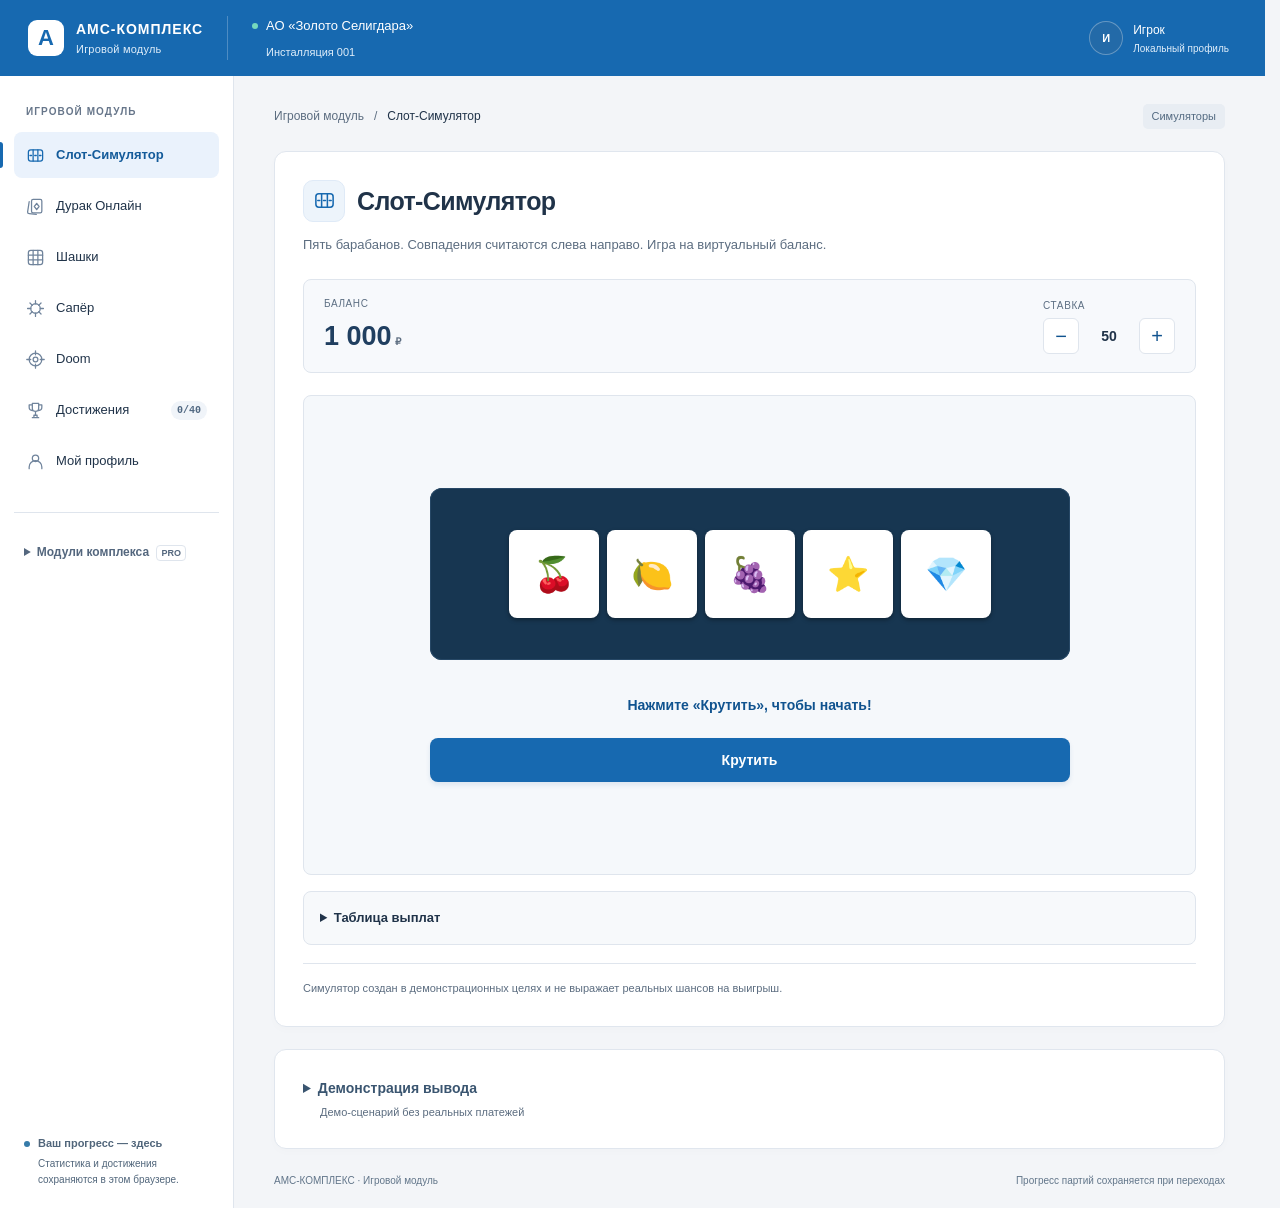
<file: index.html>
<!doctype html>
<html lang="ru">
<head>
<meta charset="UTF-8" />
<meta name="viewport" content="width=device-width, initial-scale=1.0" />
<title>АМС-КОМПЛЕКС · Слот-Симулятор</title>
<link rel="icon" href="data:image/svg+xml,<svg xmlns=%22http://www.w3.org/2000/svg%22 viewBox=%220 0 100 100%22><rect width=%22100%22 height=%22100%22 rx=%2220%22 fill=%22%231565c0%22/><text x=%2250%22 y=%2268%22 font-size=%2260%22 fill=%22white%22 text-anchor=%22middle%22 font-family=%22Arial%22>A</text></svg>" />
<meta name="theme-color" content="#1769b0" />
<link rel="stylesheet" href="style.css" />
<link rel="stylesheet" href="durak.css" />
<link rel="stylesheet" href="checkers.css" />
<link rel="stylesheet" href="doom.css" />
<link rel="stylesheet" href="minesweeper.css" />
<link rel="stylesheet" href="achievements.css" />
<link rel="stylesheet" href="ui.css" />
</head>
<body class="app-page page-index">
<a class="skip-link" href="#mainContent">Перейти к игре</a>
<header class="topbar">
  <a class="brand-link" href="index.html#slot" aria-label="АМС-КОМПЛЕКС — главная">
    <span class="logo">A</span><span class="brand">АМС-КОМПЛЕКС<small>Игровой модуль</small></span>
  </a>
  <div class="workspace-name"><span class="workspace-dot"></span>АО «Золото Селигдара»<span class="workspace-id">Инсталляция 001</span></div>
  <a class="header-account" href="index.html#profile" aria-label="Открыть профиль"><span class="account-avatar" data-profile-avatar aria-hidden="true">И</span><span class="account-label"><span data-profile-name>Игрок</span><small>Локальный профиль</small></span></a>
  <button class="menu-toggle" type="button" aria-expanded="false" aria-controls="siteSidebar"><span aria-hidden="true">☰</span> Меню</button>
</header>

<div class="page">
  <aside class="sidebar" id="siteSidebar">
    <div class="sidebar-label">Игровой модуль</div>
    <nav class="game-nav" aria-label="Игры и достижения">
      <a href="index.html#slot" class="sidebar-item active" aria-current="page"><svg class="ui-icon" viewBox="0 0 24 24" fill="none" stroke="currentColor" stroke-width="1.6" stroke-linecap="round" stroke-linejoin="round" aria-hidden="true"><rect x="3" y="5" width="18" height="14" rx="3"/><path d="M9 5v14M15 5v14M5 12h2m4 0h2m4 0h2"/></svg><span>Слот-Симулятор</span></a>
      <a href="index.html#durak" class="sidebar-item"><svg class="ui-icon" viewBox="0 0 24 24" fill="none" stroke="currentColor" stroke-width="1.6" stroke-linecap="round" stroke-linejoin="round" aria-hidden="true"><rect x="7" y="3" width="13" height="17" rx="2"/><path d="m4 6-2 13a2 2 0 0 0 2 2l9 1M13.5 8l3 4-3 4-3-4z"/></svg><span>Дурак Онлайн</span></a>
      <a href="index.html#checkers" class="sidebar-item"><svg class="ui-icon" viewBox="0 0 24 24" fill="none" stroke="currentColor" stroke-width="1.6" stroke-linecap="round" stroke-linejoin="round" aria-hidden="true"><rect x="3" y="3" width="18" height="18" rx="3"/><path d="M9 3v18M15 3v18M3 9h18M3 15h18"/></svg><span>Шашки</span></a>
      <a href="index.html#minesweeper" class="sidebar-item"><svg class="ui-icon" viewBox="0 0 24 24" fill="none" stroke="currentColor" stroke-width="1.6" stroke-linecap="round" stroke-linejoin="round" aria-hidden="true"><circle cx="12" cy="12" r="6"/><path d="M12 2v4m0 12v4M2 12h4m12 0h4M5 5l3 3m8 8 3 3M5 19l3-3m8-8 3-3"/></svg><span>Сапёр</span></a>
      <a href="index.html#doom" class="sidebar-item"><svg class="ui-icon" viewBox="0 0 24 24" fill="none" stroke="currentColor" stroke-width="1.6" stroke-linecap="round" stroke-linejoin="round" aria-hidden="true"><circle cx="12" cy="12" r="8"/><circle cx="12" cy="12" r="3"/><path d="M12 1v5m0 12v5M1 12h5m12 0h5"/></svg><span>Doom</span></a>
      <a href="index.html#achievements" class="sidebar-item"><svg class="ui-icon" viewBox="0 0 24 24" fill="none" stroke="currentColor" stroke-width="1.6" stroke-linecap="round" stroke-linejoin="round" aria-hidden="true"><path d="M8 3h8v6a4 4 0 0 1-8 0zM8 5H4v3a4 4 0 0 0 4 4m8-7h4v3a4 4 0 0 1-4 4M12 13v5m-4 3h8m-6-3h4v3h-4z"/></svg><span>Достижения</span><span class="ach-badge">0/40</span></a>
      <a href="index.html#profile" class="sidebar-item"><svg class="ui-icon" viewBox="0 0 24 24" fill="none" stroke="currentColor" stroke-width="1.6" stroke-linecap="round" aria-hidden="true"><circle cx="12" cy="8" r="4"/><path d="M4 21v-2a8 8 0 0 1 16 0v2"/></svg><span>Мой профиль</span></a>
    </nav>
    <details class="module-nav">
      <summary>Модули комплекса <span class="pro-label">PRO</span></summary>
      <p>Демонстрация корпоративных модулей</p>
      <button type="button" class="sidebar-item locked-feature" data-feature="Техобслуживание"><span class="dot dot-blue"></span>Техобслуживание<span class="lock-icon" aria-label="Демо">↗</span></button>
      <button type="button" class="sidebar-item locked-feature" data-feature="Отклонения"><span class="dot dot-blue"></span>Отклонения<span class="lock-icon" aria-label="Демо">↗</span></button>
      <button type="button" class="sidebar-item locked-feature" data-feature="Склад"><span class="dot dot-blue"></span>Склад<span class="lock-icon" aria-label="Демо">↗</span></button>
      <button type="button" class="sidebar-item locked-feature" data-feature="Закупки"><span class="dot dot-blue"></span>Закупки<span class="lock-icon" aria-label="Демо">↗</span></button>
      <button type="button" class="sidebar-item locked-feature" data-feature="Справочники"><span class="dot dot-blue"></span>Справочники<span class="lock-icon" aria-label="Демо">↗</span></button>
      <button type="button" class="sidebar-item locked-feature" data-feature="Уведомления"><span class="dot dot-blue"></span>Уведомления<span class="lock-icon" aria-label="Демо">↗</span></button>
    </details>
    <div class="sidebar-note"><span class="workspace-dot"></span><div>Ваш прогресс — здесь<small>Статистика и достижения сохраняются в этом браузере.</small></div></div>
  </aside>

  <main class="content" id="mainContent" tabindex="-1">
    <div class="page-context"><span>Игровой модуль</span><span aria-hidden="true">/</span><strong>Слот-Симулятор</strong><span class="category-label">Симуляторы</span></div>
    <div class="stack">
      <div class="card slot-card">
        <div class="card-header">
          <span class="card-icon"><svg class="ui-icon" viewBox="0 0 24 24" fill="none" stroke="currentColor" stroke-width="1.6" stroke-linecap="round" stroke-linejoin="round" aria-hidden="true"><rect x="3" y="5" width="18" height="14" rx="3"/><path d="M9 5v14M15 5v14M5 12h2m4 0h2m4 0h2"/></svg></span>
          <h1>Слот-Симулятор</h1>
        </div>
        <p class="subtitle">Пять барабанов. Совпадения считаются слева направо. Игра на виртуальный баланс.</p>

        <div class="balance-row">
          <div class="balance">
            <span class="balance-label">Баланс</span>
            <span><span id="balance" class="balance-value">1 000</span> <span class="currency">₽</span></span>
          </div>
          <div class="bet">
            <span class="balance-label">Ставка</span>
            <div class="bet-controls">
              <button id="betMinus" class="bet-btn" aria-label="Уменьшить ставку">−</button>
              <span id="bet" class="bet-value">50</span>
              <button id="betPlus" class="bet-btn" aria-label="Увеличить ставку">+</button>
            </div>
          </div>
        </div>

        <div class="slot-body">
          <div class="reels-panel game-stage slot-stage">
            <div class="reels" id="reels">
              <div class="reel"><div class="reel-strip" id="strip0"></div></div>
              <div class="reel"><div class="reel-strip" id="strip1"></div></div>
              <div class="reel"><div class="reel-strip" id="strip2"></div></div>
              <div class="reel"><div class="reel-strip" id="strip3"></div></div>
              <div class="reel"><div class="reel-strip" id="strip4"></div></div>
            </div>

            <div class="message" id="message" role="status">Нажмите «Крутить», чтобы начать!</div>

            <button id="spinBtn" class="spin-btn">Крутить</button>
          </div>

          <details class="paytable" id="paytable">
            <summary class="paytable-title">Таблица выплат</summary>
            <div class="paytable-hint">Совпадения слева направо, ставка ₽<span id="paytableBet">50</span></div>
            <div class="paytable-rows" id="paytableRows"></div>
          </details>
        </div>

        <div class="footnote">Симулятор создан в демонстрационных целях и не выражает реальных шансов на выигрыш.</div>
      </div>

      <details class="card withdraw-card" id="withdrawCard">
        <summary class="demo-summary">Демонстрация вывода <span>Демо-сценарий без реальных платежей</span></summary>
        <div class="withdraw-form" id="withdrawForm">

          <p class="demo-notice">Демо-сценарий: деньги не переводятся. Используйте только вымышленные реквизиты.</p>
          <div class="withdraw-amount-row">
            <span class="balance-label">Доступно к выводу</span>
            <span class="withdraw-amount"><span id="withdrawAmount">0</span> <span class="currency">₽</span></span>
          </div>

          <div class="method-tabs">
            <button type="button" class="method-tab active" data-method="card">Банковская карта</button>
            <button type="button" class="method-tab" data-method="sbp">СБП</button>
          </div>

          <div class="method-panel" id="panelCard">
            <label class="field-label" for="cardNumber">Номер карты</label>
            <div class="card-input-wrap">
              <span class="card-brand" id="cardBrand"></span>
              <input type="text" id="cardNumber" class="field-input" placeholder="0000 0000 0000 0000" inputmode="numeric" maxlength="19" />
            </div>
          </div>

          <div class="method-panel hidden" id="panelSbp">
            <label class="field-label" for="phoneNumber">Номер телефона</label>
            <input type="text" id="phoneNumber" class="field-input" placeholder="+7 900 000-00-00" inputmode="tel" maxlength="18" />
          </div>

          <div class="field-error" id="withdrawError" role="alert"></div>

          <button id="withdrawBtn" class="withdraw-btn">Вывести</button>
        </div>

        <div class="withdraw-success hidden" id="withdrawSuccess">
          <div class="success-icon">✓</div>
          <div class="success-title">Демонстрация завершена</div>
          <div class="success-amount" id="successAmount">0 ₽</div>
          <div class="success-detail" id="successDetail">Перевод не выполнялся — это демо-сценарий.</div>
          <div class="success-meta">
            <div><span>ID транзакции</span><span id="successId">—</span></div>
            <div><span>Время</span><span id="successTime">—</span></div>
          </div>
          <button id="withdrawDone" class="withdraw-btn secondary">Готово</button>
        </div>
      </details>
    </div>
      <footer class="page-footer"><span>АМС-КОМПЛЕКС · Игровой модуль</span><span>Прогресс партий сохраняется при переходах</span></footer>
  </main>
</div>

<div class="modal-overlay hidden" id="paywallOverlay">
  <div class="modal saas-modal">
    <button class="modal-close" id="paywallClose" aria-label="Закрыть">×</button>

    <div class="saas-form" id="paywallForm">
      <div class="saas-badge">🔒 АМС PRO</div>
      <h2 class="saas-title">Оформите подписку</h2>
      <p class="saas-subtitle">Раздел «<span id="paywallFeature">Техобслуживание</span>» и другие модули доступны на тарифе PRO.</p>

      <ul class="saas-features">
        <li>✓ Техобслуживание — учёт оборудования и наряды</li>
        <li>✓ Отклонения — журнал инцидентов</li>
        <li>✓ Склад — движение и остатки ТМЦ</li>
        <li>✓ Закупки — формы и согласования</li>
        <li>✓ Справочники — единый мастер-каталог</li>
        <li>✓ Уведомления — оповещения в реальном времени</li>
      </ul>

      <div class="saas-price-row">
        <span class="saas-price">2 990 ₽</span>
        <span class="saas-price-period">/ месяц</span>
      </div>

      <button id="paywallPayBtn" class="withdraw-btn saas-pay-btn">Оплатить</button>
      <div class="saas-note">Демо-режим: оплата имитируется и не списывает реальные средства.</div>
    </div>

    <div class="saas-payment hidden" id="paywallPayment">
      <h2 class="saas-title">Оплата подписки</h2>
      <div class="withdraw-amount-row">
        <span class="balance-label">К оплате</span>
        <span class="withdraw-amount">2 990 <span class="currency">₽</span></span>
      </div>

      <div class="method-tabs">
        <button type="button" class="method-tab active" data-method="card">Банковская карта</button>
        <button type="button" class="method-tab" data-method="sbp">СБП</button>
      </div>

      <div class="method-panel" id="paywallPanelCard">
        <label class="field-label" for="paywallCardNumber">Номер карты</label>
        <div class="card-input-wrap">
          <span class="card-brand" id="paywallCardBrand"></span>
          <input type="text" id="paywallCardNumber" class="field-input" placeholder="0000 0000 0000 0000" inputmode="numeric" maxlength="19" />
        </div>
      </div>

      <div class="method-panel hidden" id="paywallPanelSbp">
        <label class="field-label" for="paywallPhoneNumber">Номер телефона</label>
        <input type="text" id="paywallPhoneNumber" class="field-input" placeholder="+7 900 000-00-00" inputmode="tel" maxlength="18" />
      </div>

      <div class="field-error" id="paywallPayError" role="alert"></div>

      <button id="paywallConfirmBtn" class="withdraw-btn">Оплатить 2 990 ₽</button>
      <button id="paywallBackBtn" class="withdraw-btn secondary">Назад</button>
    </div>

    <div class="withdraw-success hidden" id="paywallSuccess">
      <div class="success-icon">✓</div>
      <div class="success-title">Платёж имитирован</div>
      <div class="success-detail">Это демонстрационный стенд — модули остаются закрытыми.</div>
      <button id="paywallDone" class="withdraw-btn secondary">Понятно</button>
    </div>
  </div>
</div>

<div class="ach-toast-layer" id="achToastLayer"></div>

<script src="profile-store.js"></script>
<script src="stats.js"></script>
<script src="achievements.js"></script>
<script src="minesweeper-engine.js"></script>
<script src="firebase-config.js"></script>
<script src="paywall.js"></script>
<script src="site.js"></script>
<script type="module" src="app.js"></script>
</body>
</html>
</file>
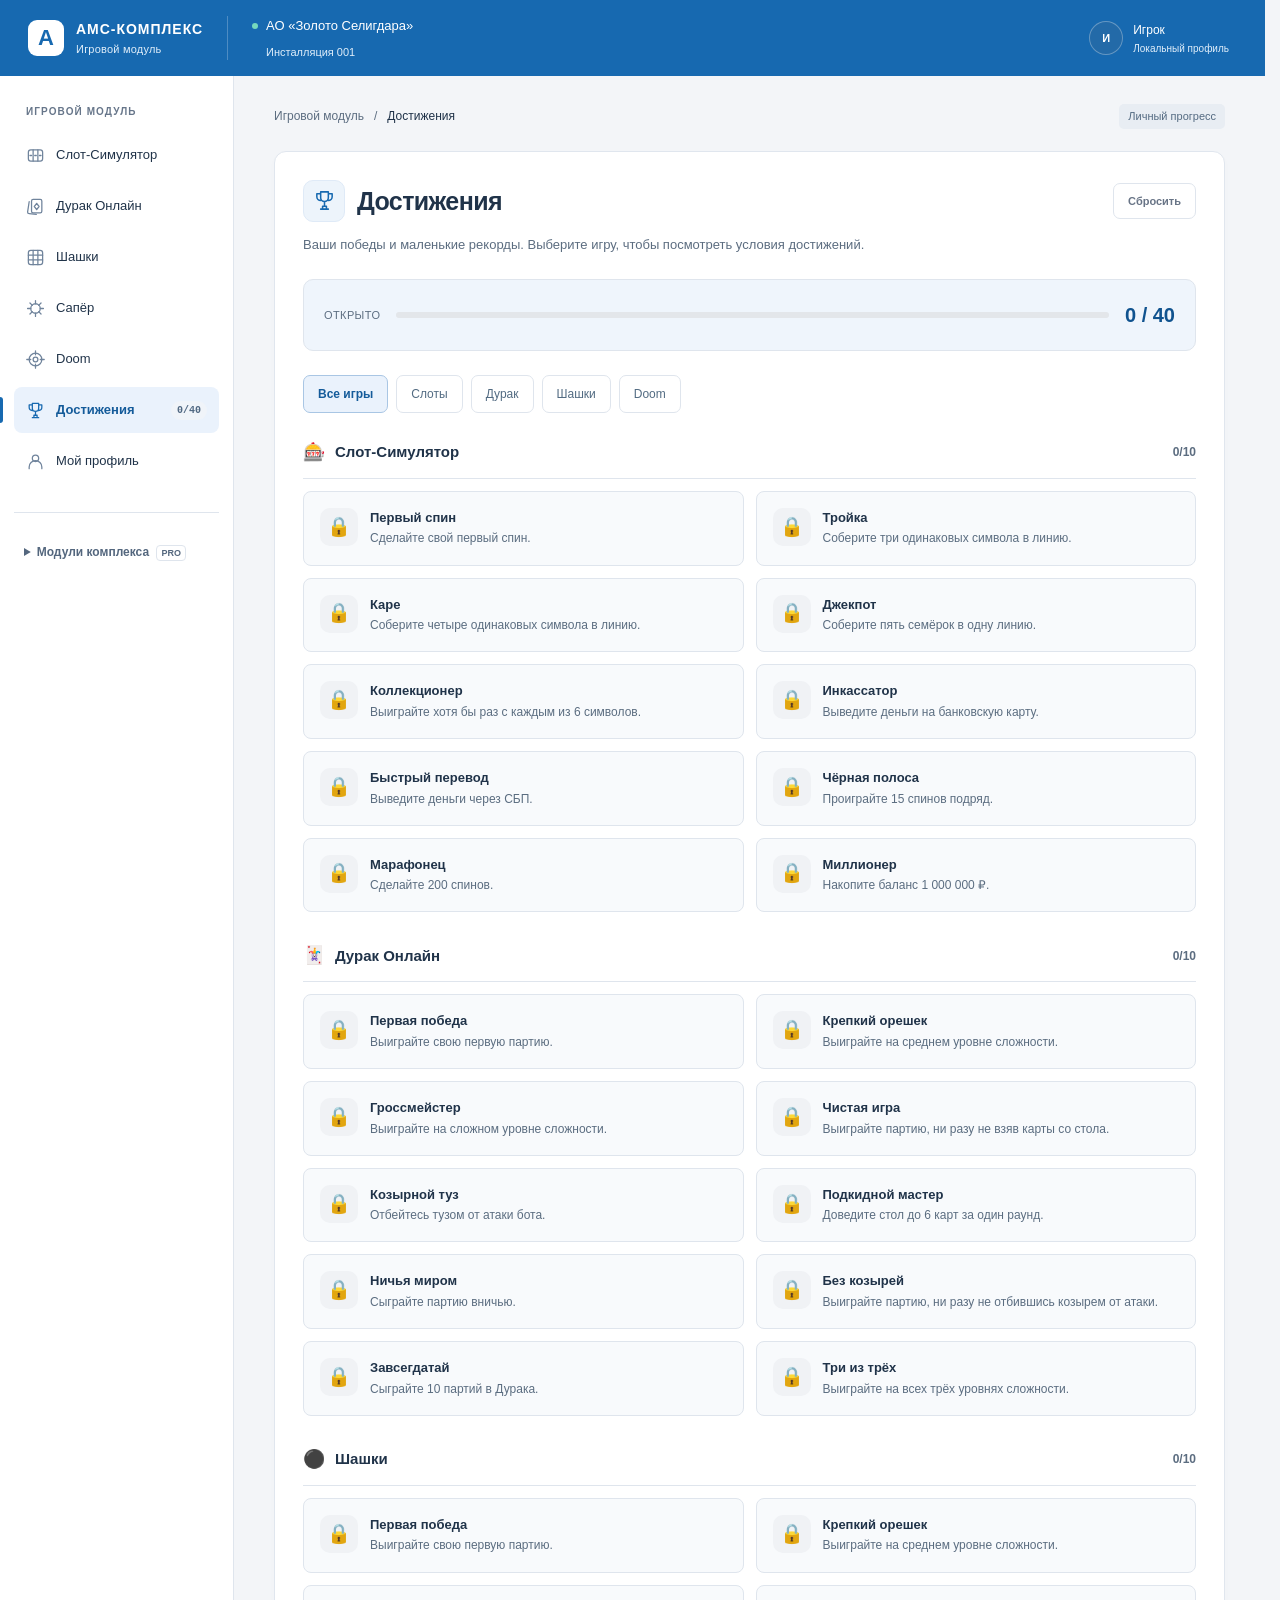
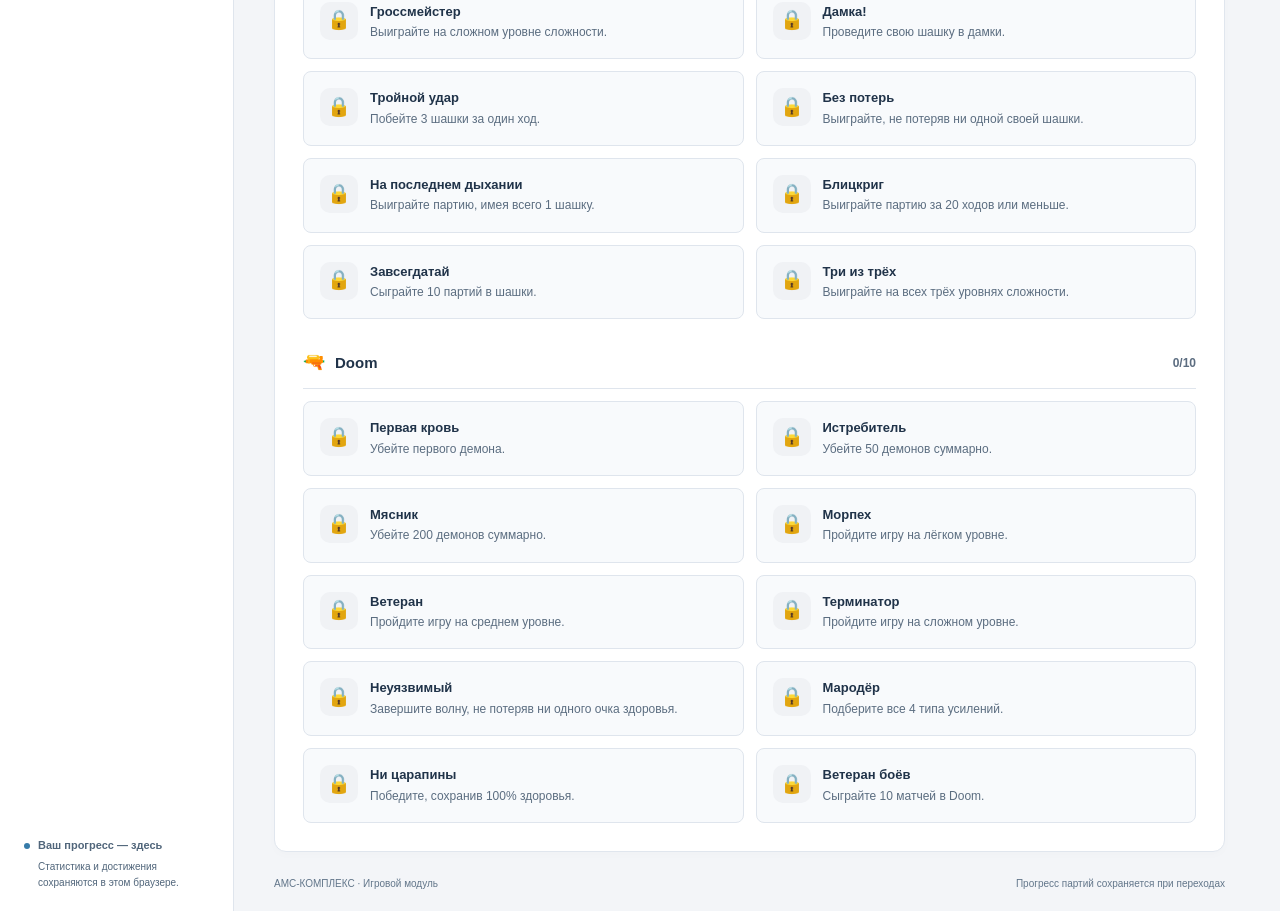
<file: achievements.html>
<!doctype html>
<html lang="ru">
<head>
<meta charset="UTF-8" />
<meta name="viewport" content="width=device-width, initial-scale=1.0" />
<title>АМС-КОМПЛЕКС · Достижения</title>
<link rel="icon" href="data:image/svg+xml,<svg xmlns=%22http://www.w3.org/2000/svg%22 viewBox=%220 0 100 100%22><rect width=%22100%22 height=%22100%22 rx=%2220%22 fill=%22%231565c0%22/><text x=%2250%22 y=%2268%22 font-size=%2260%22 fill=%22white%22 text-anchor=%22middle%22 font-family=%22Arial%22>A</text></svg>" />
<meta name="theme-color" content="#1769b0" />
<link rel="stylesheet" href="style.css" />
<link rel="stylesheet" href="durak.css" />
<link rel="stylesheet" href="checkers.css" />
<link rel="stylesheet" href="doom.css" />
<link rel="stylesheet" href="minesweeper.css" />
<link rel="stylesheet" href="achievements.css" />
<link rel="stylesheet" href="ui.css" />
</head>
<body class="app-page page-achievements">
<a class="skip-link" href="#mainContent">Перейти к игре</a>
<header class="topbar">
  <a class="brand-link" href="index.html#slot" aria-label="АМС-КОМПЛЕКС — главная">
    <span class="logo">A</span><span class="brand">АМС-КОМПЛЕКС<small>Игровой модуль</small></span>
  </a>
  <div class="workspace-name"><span class="workspace-dot"></span>АО «Золото Селигдара»<span class="workspace-id">Инсталляция 001</span></div>
  <a class="header-account" href="index.html#profile" aria-label="Открыть профиль"><span class="account-avatar" data-profile-avatar aria-hidden="true">И</span><span class="account-label"><span data-profile-name>Игрок</span><small>Локальный профиль</small></span></a>
  <button class="menu-toggle" type="button" aria-expanded="false" aria-controls="siteSidebar"><span aria-hidden="true">☰</span> Меню</button>
</header>

<div class="page">
  <aside class="sidebar" id="siteSidebar">
    <div class="sidebar-label">Игровой модуль</div>
    <nav class="game-nav" aria-label="Игры и достижения">
      <a href="index.html#slot" class="sidebar-item"><svg class="ui-icon" viewBox="0 0 24 24" fill="none" stroke="currentColor" stroke-width="1.6" stroke-linecap="round" stroke-linejoin="round" aria-hidden="true"><rect x="3" y="5" width="18" height="14" rx="3"/><path d="M9 5v14M15 5v14M5 12h2m4 0h2m4 0h2"/></svg><span>Слот-Симулятор</span></a>
      <a href="index.html#durak" class="sidebar-item"><svg class="ui-icon" viewBox="0 0 24 24" fill="none" stroke="currentColor" stroke-width="1.6" stroke-linecap="round" stroke-linejoin="round" aria-hidden="true"><rect x="7" y="3" width="13" height="17" rx="2"/><path d="m4 6-2 13a2 2 0 0 0 2 2l9 1M13.5 8l3 4-3 4-3-4z"/></svg><span>Дурак Онлайн</span></a>
      <a href="index.html#checkers" class="sidebar-item"><svg class="ui-icon" viewBox="0 0 24 24" fill="none" stroke="currentColor" stroke-width="1.6" stroke-linecap="round" stroke-linejoin="round" aria-hidden="true"><rect x="3" y="3" width="18" height="18" rx="3"/><path d="M9 3v18M15 3v18M3 9h18M3 15h18"/></svg><span>Шашки</span></a>
      <a href="index.html#minesweeper" class="sidebar-item"><svg class="ui-icon" viewBox="0 0 24 24" fill="none" stroke="currentColor" stroke-width="1.6" stroke-linecap="round" stroke-linejoin="round" aria-hidden="true"><circle cx="12" cy="12" r="6"/><path d="M12 2v4m0 12v4M2 12h4m12 0h4M5 5l3 3m8 8 3 3M5 19l3-3m8-8 3-3"/></svg><span>Сапёр</span></a>
      <a href="index.html#doom" class="sidebar-item"><svg class="ui-icon" viewBox="0 0 24 24" fill="none" stroke="currentColor" stroke-width="1.6" stroke-linecap="round" stroke-linejoin="round" aria-hidden="true"><circle cx="12" cy="12" r="8"/><circle cx="12" cy="12" r="3"/><path d="M12 1v5m0 12v5M1 12h5m12 0h5"/></svg><span>Doom</span></a>
      <a href="index.html#achievements" class="sidebar-item active" aria-current="page"><svg class="ui-icon" viewBox="0 0 24 24" fill="none" stroke="currentColor" stroke-width="1.6" stroke-linecap="round" stroke-linejoin="round" aria-hidden="true"><path d="M8 3h8v6a4 4 0 0 1-8 0zM8 5H4v3a4 4 0 0 0 4 4m8-7h4v3a4 4 0 0 1-4 4M12 13v5m-4 3h8m-6-3h4v3h-4z"/></svg><span>Достижения</span><span class="ach-badge">0/40</span></a>
      <a href="index.html#profile" class="sidebar-item"><svg class="ui-icon" viewBox="0 0 24 24" fill="none" stroke="currentColor" stroke-width="1.6" stroke-linecap="round" aria-hidden="true"><circle cx="12" cy="8" r="4"/><path d="M4 21v-2a8 8 0 0 1 16 0v2"/></svg><span>Мой профиль</span></a>
    </nav>
    <details class="module-nav">
      <summary>Модули комплекса <span class="pro-label">PRO</span></summary>
      <p>Демонстрация корпоративных модулей</p>
      <button type="button" class="sidebar-item locked-feature" data-feature="Техобслуживание"><span class="dot dot-blue"></span>Техобслуживание<span class="lock-icon" aria-label="Демо">↗</span></button>
      <button type="button" class="sidebar-item locked-feature" data-feature="Отклонения"><span class="dot dot-blue"></span>Отклонения<span class="lock-icon" aria-label="Демо">↗</span></button>
      <button type="button" class="sidebar-item locked-feature" data-feature="Склад"><span class="dot dot-blue"></span>Склад<span class="lock-icon" aria-label="Демо">↗</span></button>
      <button type="button" class="sidebar-item locked-feature" data-feature="Закупки"><span class="dot dot-blue"></span>Закупки<span class="lock-icon" aria-label="Демо">↗</span></button>
      <button type="button" class="sidebar-item locked-feature" data-feature="Справочники"><span class="dot dot-blue"></span>Справочники<span class="lock-icon" aria-label="Демо">↗</span></button>
      <button type="button" class="sidebar-item locked-feature" data-feature="Уведомления"><span class="dot dot-blue"></span>Уведомления<span class="lock-icon" aria-label="Демо">↗</span></button>
    </details>
    <div class="sidebar-note"><span class="workspace-dot"></span><div>Ваш прогресс — здесь<small>Статистика и достижения сохраняются в этом браузере.</small></div></div>
  </aside>

  <main class="content" id="mainContent" tabindex="-1">
    <div class="page-context"><span>Игровой модуль</span><span aria-hidden="true">/</span><strong>Достижения</strong><span class="category-label">Личный прогресс</span></div>
    <div class="card achievements-card">
      <div class="card-header">
        <span class="card-icon"><svg class="ui-icon" viewBox="0 0 24 24" fill="none" stroke="currentColor" stroke-width="1.6" stroke-linecap="round" stroke-linejoin="round" aria-hidden="true"><path d="M8 3h8v6a4 4 0 0 1-8 0zM8 5H4v3a4 4 0 0 0 4 4m8-7h4v3a4 4 0 0 1-4 4M12 13v5m-4 3h8m-6-3h4v3h-4z"/></svg></span>
        <h1>Достижения</h1>
        <button id="achResetBtn" class="new-game-btn">Сбросить</button>
      </div>
      <p class="subtitle">Ваши победы и маленькие рекорды. Выберите игру, чтобы посмотреть условия достижений.</p>

      <div class="ach-summary">
        <span class="ach-summary-label">Открыто</span>
        <div class="ach-summary-track"><div class="ach-summary-fill" id="achSummaryFill"></div></div>
        <span class="ach-summary-count" id="achSummaryCount">0 / 40</span>
      </div>

      <div class="ach-filters" aria-label="Фильтр по игре"><button type="button" data-ach-filter="all" aria-pressed="true">Все игры</button><button type="button" data-ach-filter="slot" aria-pressed="false">Слоты</button><button type="button" data-ach-filter="durak" aria-pressed="false">Дурак</button><button type="button" data-ach-filter="checkers" aria-pressed="false">Шашки</button><button type="button" data-ach-filter="doom" aria-pressed="false">Doom</button></div>
      <div id="achList"></div>
    </div>
      <footer class="page-footer"><span>АМС-КОМПЛЕКС · Игровой модуль</span><span>Прогресс партий сохраняется при переходах</span></footer>
  </main>
</div>

<div class="modal-overlay hidden" id="paywallOverlay">
  <div class="modal saas-modal">
    <button class="modal-close" id="paywallClose" aria-label="Закрыть">×</button>

    <div class="saas-form" id="paywallForm">
      <div class="saas-badge">🔒 АМС PRO</div>
      <h2 class="saas-title">Оформите подписку</h2>
      <p class="saas-subtitle">Раздел «<span id="paywallFeature">Техобслуживание</span>» и другие модули доступны на тарифе PRO.</p>

      <ul class="saas-features">
        <li>✓ Техобслуживание — учёт оборудования и наряды</li>
        <li>✓ Отклонения — журнал инцидентов</li>
        <li>✓ Склад — движение и остатки ТМЦ</li>
        <li>✓ Закупки — формы и согласования</li>
        <li>✓ Справочники — единый мастер-каталог</li>
        <li>✓ Уведомления — оповещения в реальном времени</li>
      </ul>

      <div class="saas-price-row">
        <span class="saas-price">2 990 ₽</span>
        <span class="saas-price-period">/ месяц</span>
      </div>

      <button id="paywallPayBtn" class="withdraw-btn saas-pay-btn">Оплатить</button>
      <div class="saas-note">Демо-режим: оплата имитируется и не списывает реальные средства.</div>
    </div>

    <div class="saas-payment hidden" id="paywallPayment">
      <h2 class="saas-title">Оплата подписки</h2>
      <div class="withdraw-amount-row">
        <span class="balance-label">К оплате</span>
        <span class="withdraw-amount">2 990 <span class="currency">₽</span></span>
      </div>

      <div class="method-tabs">
        <button type="button" class="method-tab active" data-method="card">Банковская карта</button>
        <button type="button" class="method-tab" data-method="sbp">СБП</button>
      </div>

      <div class="method-panel" id="paywallPanelCard">
        <label class="field-label" for="paywallCardNumber">Номер карты</label>
        <div class="card-input-wrap">
          <span class="card-brand" id="paywallCardBrand"></span>
          <input type="text" id="paywallCardNumber" class="field-input" placeholder="0000 0000 0000 0000" inputmode="numeric" maxlength="19" />
        </div>
      </div>

      <div class="method-panel hidden" id="paywallPanelSbp">
        <label class="field-label" for="paywallPhoneNumber">Номер телефона</label>
        <input type="text" id="paywallPhoneNumber" class="field-input" placeholder="+7 900 000-00-00" inputmode="tel" maxlength="18" />
      </div>

      <div class="field-error" id="paywallPayError" role="alert"></div>

      <button id="paywallConfirmBtn" class="withdraw-btn">Оплатить 2 990 ₽</button>
      <button id="paywallBackBtn" class="withdraw-btn secondary">Назад</button>
    </div>

    <div class="withdraw-success hidden" id="paywallSuccess">
      <div class="success-icon">✓</div>
      <div class="success-title">Платёж имитирован</div>
      <div class="success-detail">Это демонстрационный стенд — модули остаются закрытыми.</div>
      <button id="paywallDone" class="withdraw-btn secondary">Понятно</button>
    </div>
  </div>
</div>


<div class="ach-toast-layer" id="achToastLayer"></div>

<script src="profile-store.js"></script>
<script src="stats.js"></script>
<script src="achievements.js"></script>
<script src="minesweeper-engine.js"></script>
<script src="firebase-config.js"></script>
<script src="paywall.js"></script>
<script src="site.js"></script>
<script type="module" src="app.js"></script>
</body>
</html>
</file>
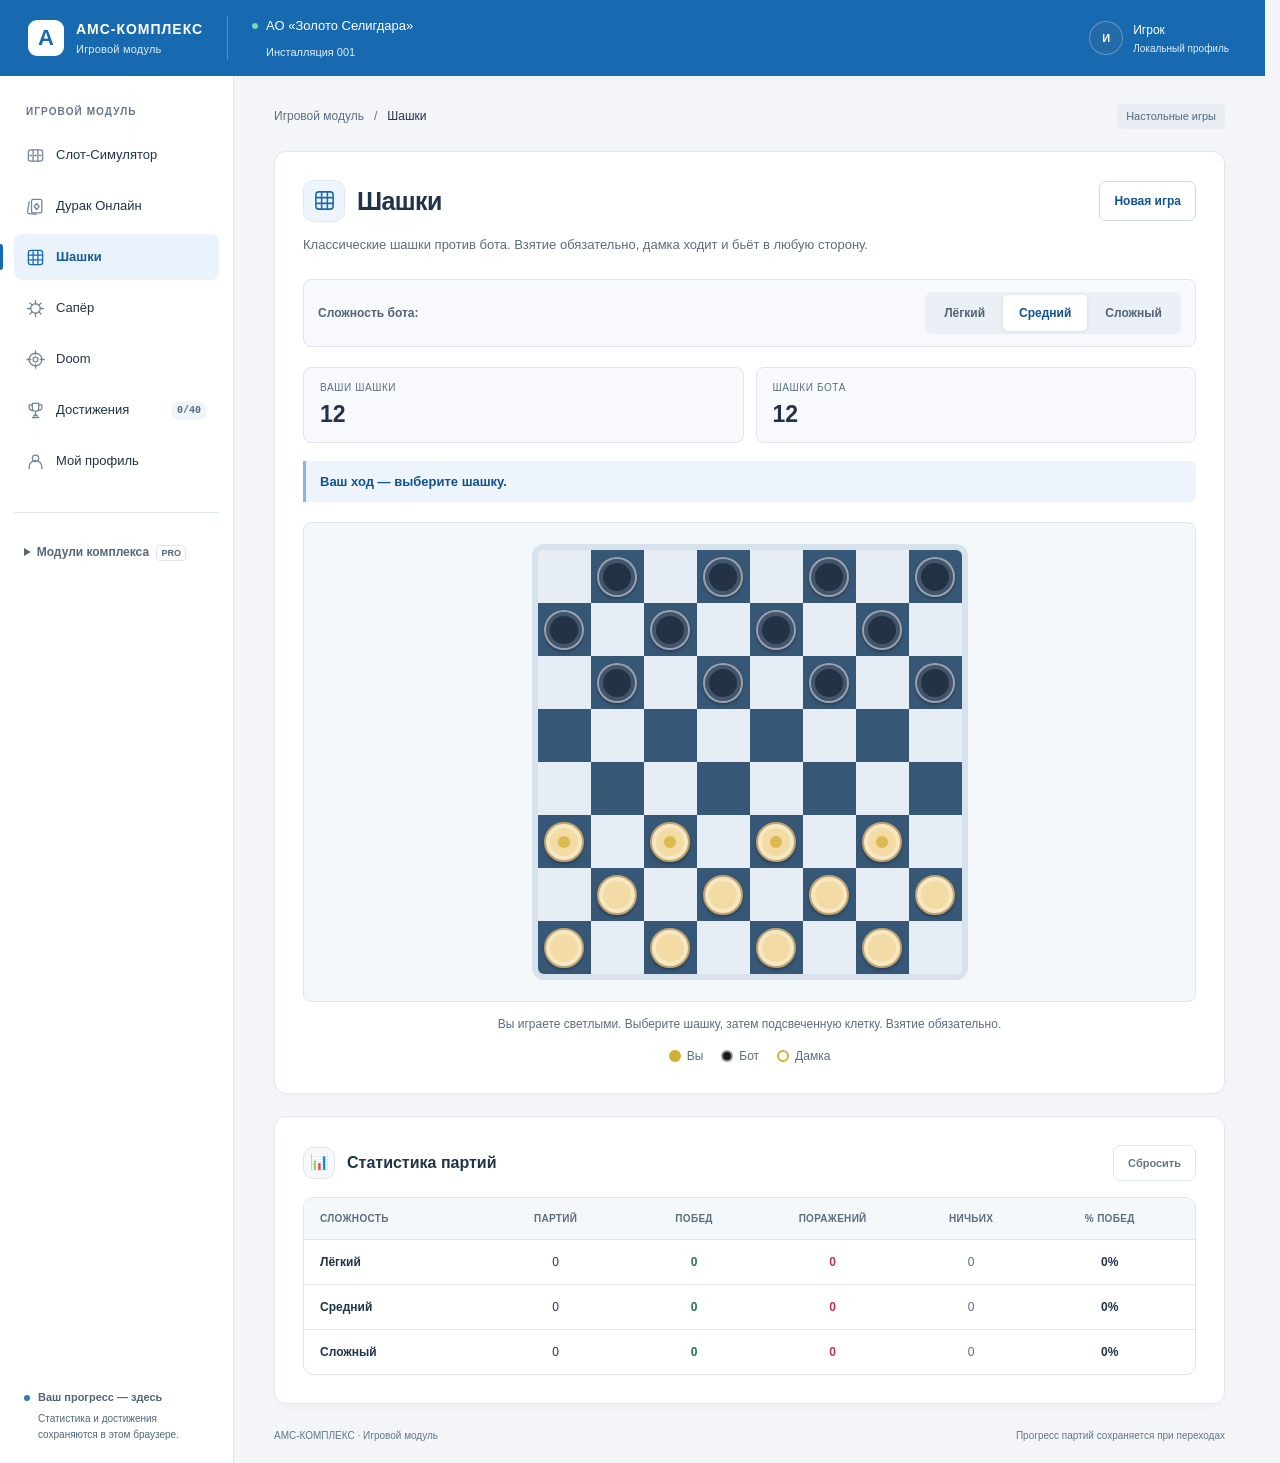
<file: checkers.html>
<!doctype html>
<html lang="ru">
<head>
<meta charset="UTF-8" />
<meta name="viewport" content="width=device-width, initial-scale=1.0" />
<title>АМС-КОМПЛЕКС · Шашки</title>
<link rel="icon" href="data:image/svg+xml,<svg xmlns=%22http://www.w3.org/2000/svg%22 viewBox=%220 0 100 100%22><rect width=%22100%22 height=%22100%22 rx=%2220%22 fill=%22%231565c0%22/><text x=%2250%22 y=%2268%22 font-size=%2260%22 fill=%22white%22 text-anchor=%22middle%22 font-family=%22Arial%22>A</text></svg>" />
<meta name="theme-color" content="#1769b0" />
<link rel="stylesheet" href="style.css" />
<link rel="stylesheet" href="durak.css" />
<link rel="stylesheet" href="checkers.css" />
<link rel="stylesheet" href="doom.css" />
<link rel="stylesheet" href="minesweeper.css" />
<link rel="stylesheet" href="achievements.css" />
<link rel="stylesheet" href="ui.css" />
</head>
<body class="app-page page-checkers">
<a class="skip-link" href="#mainContent">Перейти к игре</a>
<header class="topbar">
  <a class="brand-link" href="index.html#slot" aria-label="АМС-КОМПЛЕКС — главная">
    <span class="logo">A</span><span class="brand">АМС-КОМПЛЕКС<small>Игровой модуль</small></span>
  </a>
  <div class="workspace-name"><span class="workspace-dot"></span>АО «Золото Селигдара»<span class="workspace-id">Инсталляция 001</span></div>
  <a class="header-account" href="index.html#profile" aria-label="Открыть профиль"><span class="account-avatar" data-profile-avatar aria-hidden="true">И</span><span class="account-label"><span data-profile-name>Игрок</span><small>Локальный профиль</small></span></a>
  <button class="menu-toggle" type="button" aria-expanded="false" aria-controls="siteSidebar"><span aria-hidden="true">☰</span> Меню</button>
</header>

<div class="page">
  <aside class="sidebar" id="siteSidebar">
    <div class="sidebar-label">Игровой модуль</div>
    <nav class="game-nav" aria-label="Игры и достижения">
      <a href="index.html#slot" class="sidebar-item"><svg class="ui-icon" viewBox="0 0 24 24" fill="none" stroke="currentColor" stroke-width="1.6" stroke-linecap="round" stroke-linejoin="round" aria-hidden="true"><rect x="3" y="5" width="18" height="14" rx="3"/><path d="M9 5v14M15 5v14M5 12h2m4 0h2m4 0h2"/></svg><span>Слот-Симулятор</span></a>
      <a href="index.html#durak" class="sidebar-item"><svg class="ui-icon" viewBox="0 0 24 24" fill="none" stroke="currentColor" stroke-width="1.6" stroke-linecap="round" stroke-linejoin="round" aria-hidden="true"><rect x="7" y="3" width="13" height="17" rx="2"/><path d="m4 6-2 13a2 2 0 0 0 2 2l9 1M13.5 8l3 4-3 4-3-4z"/></svg><span>Дурак Онлайн</span></a>
      <a href="index.html#checkers" class="sidebar-item active" aria-current="page"><svg class="ui-icon" viewBox="0 0 24 24" fill="none" stroke="currentColor" stroke-width="1.6" stroke-linecap="round" stroke-linejoin="round" aria-hidden="true"><rect x="3" y="3" width="18" height="18" rx="3"/><path d="M9 3v18M15 3v18M3 9h18M3 15h18"/></svg><span>Шашки</span></a>
      <a href="index.html#minesweeper" class="sidebar-item"><svg class="ui-icon" viewBox="0 0 24 24" fill="none" stroke="currentColor" stroke-width="1.6" stroke-linecap="round" stroke-linejoin="round" aria-hidden="true"><circle cx="12" cy="12" r="6"/><path d="M12 2v4m0 12v4M2 12h4m12 0h4M5 5l3 3m8 8 3 3M5 19l3-3m8-8 3-3"/></svg><span>Сапёр</span></a>
      <a href="index.html#doom" class="sidebar-item"><svg class="ui-icon" viewBox="0 0 24 24" fill="none" stroke="currentColor" stroke-width="1.6" stroke-linecap="round" stroke-linejoin="round" aria-hidden="true"><circle cx="12" cy="12" r="8"/><circle cx="12" cy="12" r="3"/><path d="M12 1v5m0 12v5M1 12h5m12 0h5"/></svg><span>Doom</span></a>
      <a href="index.html#achievements" class="sidebar-item"><svg class="ui-icon" viewBox="0 0 24 24" fill="none" stroke="currentColor" stroke-width="1.6" stroke-linecap="round" stroke-linejoin="round" aria-hidden="true"><path d="M8 3h8v6a4 4 0 0 1-8 0zM8 5H4v3a4 4 0 0 0 4 4m8-7h4v3a4 4 0 0 1-4 4M12 13v5m-4 3h8m-6-3h4v3h-4z"/></svg><span>Достижения</span><span class="ach-badge">0/40</span></a>
      <a href="index.html#profile" class="sidebar-item"><svg class="ui-icon" viewBox="0 0 24 24" fill="none" stroke="currentColor" stroke-width="1.6" stroke-linecap="round" aria-hidden="true"><circle cx="12" cy="8" r="4"/><path d="M4 21v-2a8 8 0 0 1 16 0v2"/></svg><span>Мой профиль</span></a>
    </nav>
    <details class="module-nav">
      <summary>Модули комплекса <span class="pro-label">PRO</span></summary>
      <p>Демонстрация корпоративных модулей</p>
      <button type="button" class="sidebar-item locked-feature" data-feature="Техобслуживание"><span class="dot dot-blue"></span>Техобслуживание<span class="lock-icon" aria-label="Демо">↗</span></button>
      <button type="button" class="sidebar-item locked-feature" data-feature="Отклонения"><span class="dot dot-blue"></span>Отклонения<span class="lock-icon" aria-label="Демо">↗</span></button>
      <button type="button" class="sidebar-item locked-feature" data-feature="Склад"><span class="dot dot-blue"></span>Склад<span class="lock-icon" aria-label="Демо">↗</span></button>
      <button type="button" class="sidebar-item locked-feature" data-feature="Закупки"><span class="dot dot-blue"></span>Закупки<span class="lock-icon" aria-label="Демо">↗</span></button>
      <button type="button" class="sidebar-item locked-feature" data-feature="Справочники"><span class="dot dot-blue"></span>Справочники<span class="lock-icon" aria-label="Демо">↗</span></button>
      <button type="button" class="sidebar-item locked-feature" data-feature="Уведомления"><span class="dot dot-blue"></span>Уведомления<span class="lock-icon" aria-label="Демо">↗</span></button>
    </details>
    <div class="sidebar-note"><span class="workspace-dot"></span><div>Ваш прогресс — здесь<small>Статистика и достижения сохраняются в этом браузере.</small></div></div>
  </aside>

  <main class="content" id="mainContent" tabindex="-1">
    <div class="page-context"><span>Игровой модуль</span><span aria-hidden="true">/</span><strong>Шашки</strong><span class="category-label">Настольные игры</span></div>
    <div class="stack">
    <div class="card checkers-card">
      <div class="card-header">
        <span class="card-icon"><svg class="ui-icon" viewBox="0 0 24 24" fill="none" stroke="currentColor" stroke-width="1.6" stroke-linecap="round" stroke-linejoin="round" aria-hidden="true"><rect x="3" y="3" width="18" height="18" rx="3"/><path d="M9 3v18M15 3v18M3 9h18M3 15h18"/></svg></span>
        <h1>Шашки</h1>
        <button id="newGameBtn" class="new-game-btn">Новая игра</button>
      </div>
      <p class="subtitle">Классические шашки против бота. Взятие обязательно, дамка ходит и бьёт в любую сторону.</p>

      <div class="difficulty-select">
        <span class="difficulty-label">Сложность бота:</span>
        <div class="method-tabs" id="difficultyTabs">
          <button type="button" class="method-tab" data-difficulty="easy">Лёгкий</button>
          <button type="button" class="method-tab active" data-difficulty="medium">Средний</button>
          <button type="button" class="method-tab" data-difficulty="hard">Сложный</button>
        </div>
      </div>

      <div class="checkers-meta">
        <div class="meta-chip">
          <span class="balance-label">Ваши шашки</span>
          <span id="playerCount" class="meta-value">12</span>
        </div>
        <div class="meta-chip">
          <span class="balance-label">Шашки бота</span>
          <span id="botCount" class="meta-value">12</span>
        </div>
      </div>

      <div class="checkers-status" id="checkersStatus" role="status" aria-live="polite">Ваш ход — выберите шашку.</div>

      <div class="game-stage checkers-stage"><div class="board" id="board" role="group" aria-label="Шашечная доска"></div></div>

      <p class="control-note">Вы играете светлыми. Выберите шашку, затем подсвеченную клетку. Взятие обязательно.</p>
      <div class="board-legend">
        <span><span class="legend-dot player"></span>Вы</span>
        <span><span class="legend-dot bot"></span>Бот</span>
        <span><span class="legend-dot king"></span>Дамка</span>
      </div>
    </div>

    <div class="card stats-card">
      <div class="card-header">
        <span class="card-icon">📊</span>
        <h2>Статистика партий</h2>
        <button id="statsResetBtn" class="new-game-btn">Сбросить</button>
      </div>
      <div class="stats-table">
        <div class="stats-row stats-header">
          <span class="stats-level">Сложность</span>
          <span class="stats-cell">Партий</span>
          <span class="stats-cell">Побед</span>
          <span class="stats-cell">Поражений</span>
          <span class="stats-cell">Ничьих</span>
          <span class="stats-cell">% побед</span>
        </div>
        <div id="statsPanel"></div>
      </div>
    </div>
    </div>
      <footer class="page-footer"><span>АМС-КОМПЛЕКС · Игровой модуль</span><span>Прогресс партий сохраняется при переходах</span></footer>
  </main>
</div>

<div class="modal-overlay hidden" id="paywallOverlay">
  <div class="modal saas-modal">
    <button class="modal-close" id="paywallClose" aria-label="Закрыть">×</button>

    <div class="saas-form" id="paywallForm">
      <div class="saas-badge">🔒 АМС PRO</div>
      <h2 class="saas-title">Оформите подписку</h2>
      <p class="saas-subtitle">Раздел «<span id="paywallFeature">Техобслуживание</span>» и другие модули доступны на тарифе PRO.</p>

      <ul class="saas-features">
        <li>✓ Техобслуживание — учёт оборудования и наряды</li>
        <li>✓ Отклонения — журнал инцидентов</li>
        <li>✓ Склад — движение и остатки ТМЦ</li>
        <li>✓ Закупки — формы и согласования</li>
        <li>✓ Справочники — единый мастер-каталог</li>
        <li>✓ Уведомления — оповещения в реальном времени</li>
      </ul>

      <div class="saas-price-row">
        <span class="saas-price">2 990 ₽</span>
        <span class="saas-price-period">/ месяц</span>
      </div>

      <button id="paywallPayBtn" class="withdraw-btn saas-pay-btn">Оплатить</button>
      <div class="saas-note">Демо-режим: оплата имитируется и не списывает реальные средства.</div>
    </div>

    <div class="saas-payment hidden" id="paywallPayment">
      <h2 class="saas-title">Оплата подписки</h2>
      <div class="withdraw-amount-row">
        <span class="balance-label">К оплате</span>
        <span class="withdraw-amount">2 990 <span class="currency">₽</span></span>
      </div>

      <div class="method-tabs">
        <button type="button" class="method-tab active" data-method="card">Банковская карта</button>
        <button type="button" class="method-tab" data-method="sbp">СБП</button>
      </div>

      <div class="method-panel" id="paywallPanelCard">
        <label class="field-label" for="paywallCardNumber">Номер карты</label>
        <div class="card-input-wrap">
          <span class="card-brand" id="paywallCardBrand"></span>
          <input type="text" id="paywallCardNumber" class="field-input" placeholder="0000 0000 0000 0000" inputmode="numeric" maxlength="19" />
        </div>
      </div>

      <div class="method-panel hidden" id="paywallPanelSbp">
        <label class="field-label" for="paywallPhoneNumber">Номер телефона</label>
        <input type="text" id="paywallPhoneNumber" class="field-input" placeholder="+7 900 000-00-00" inputmode="tel" maxlength="18" />
      </div>

      <div class="field-error" id="paywallPayError" role="alert"></div>

      <button id="paywallConfirmBtn" class="withdraw-btn">Оплатить 2 990 ₽</button>
      <button id="paywallBackBtn" class="withdraw-btn secondary">Назад</button>
    </div>

    <div class="withdraw-success hidden" id="paywallSuccess">
      <div class="success-icon">✓</div>
      <div class="success-title">Платёж имитирован</div>
      <div class="success-detail">Это демонстрационный стенд — модули остаются закрытыми.</div>
      <button id="paywallDone" class="withdraw-btn secondary">Понятно</button>
    </div>
  </div>
</div>

<div class="ach-toast-layer" id="achToastLayer"></div>

<script src="profile-store.js"></script>
<script src="stats.js"></script>
<script src="achievements.js"></script>
<script src="minesweeper-engine.js"></script>
<script src="firebase-config.js"></script>
<script src="paywall.js"></script>
<script src="site.js"></script>
<script type="module" src="app.js"></script>
</body>
</html>
</file>
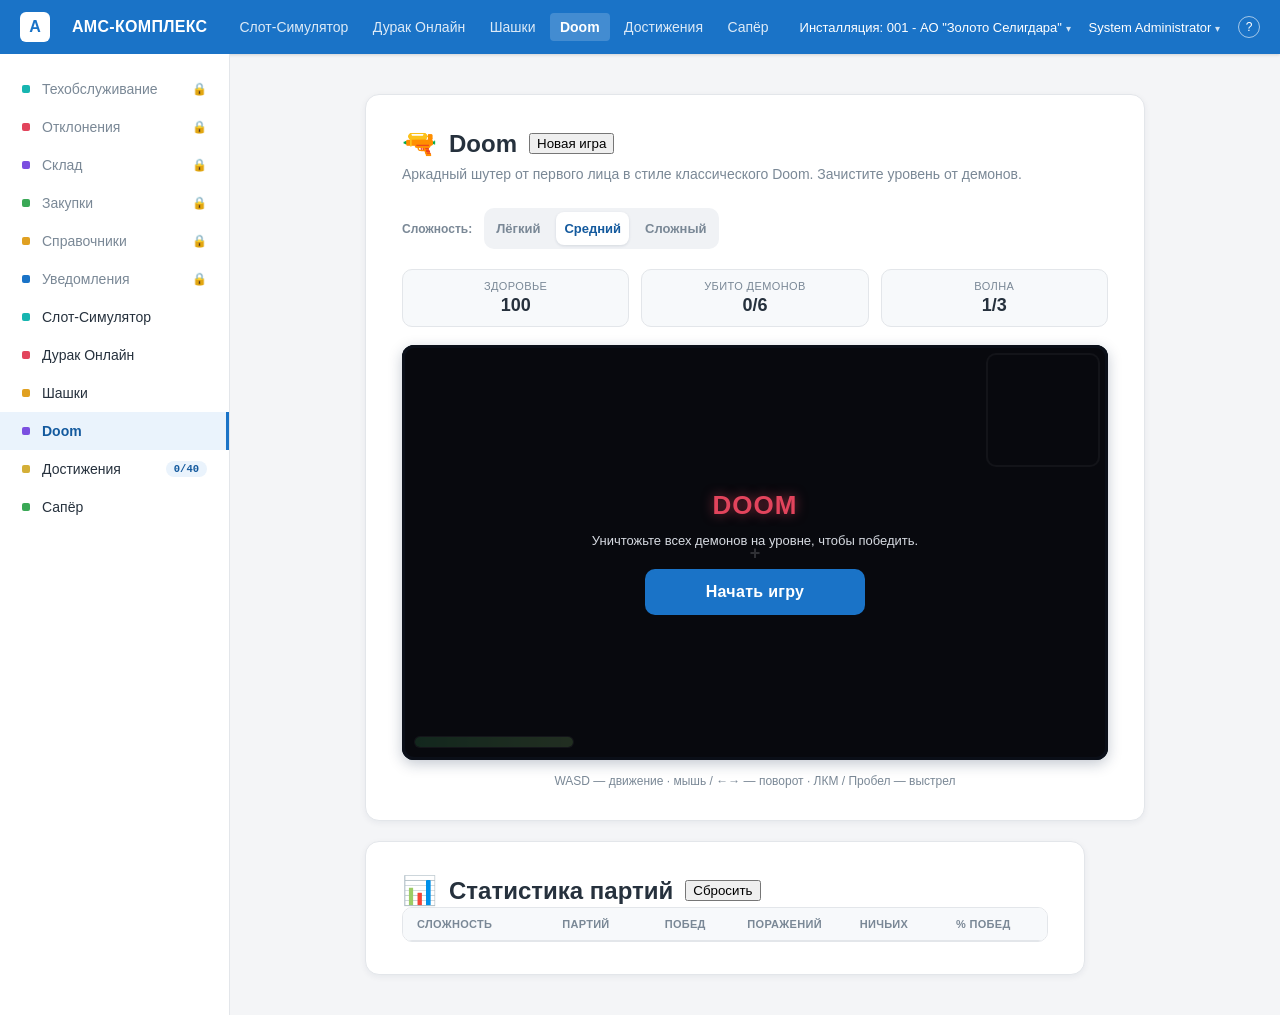
<file: doom.html>
<!doctype html>
<html lang="ru">
<head>
<meta charset="UTF-8" />
<meta name="viewport" content="width=device-width, initial-scale=1.0" />
<title>АМС-КОМПЛЕКС · Doom</title>
<link rel="icon" href="data:image/svg+xml,<svg xmlns=%22http://www.w3.org/2000/svg%22 viewBox=%220 0 100 100%22><rect width=%22100%22 height=%22100%22 rx=%2220%22 fill=%22%231565c0%22/><text x=%2250%22 y=%2268%22 font-size=%2260%22 fill=%22white%22 text-anchor=%22middle%22 font-family=%22Arial%22>A</text></svg>" />
<link rel="stylesheet" href="style.css" />
<link rel="stylesheet" href="doom.css?v=4" />
<link rel="stylesheet" href="achievements.css" />
</head>
<body>
<header class="topbar">
  <div class="topbar-left">
    <div class="logo">A</div>
    <span class="brand">АМС-КОМПЛЕКС</span>
    <nav class="topnav">
      <a href="index.html">Слот-Симулятор</a>
      <a href="durak.html">Дурак Онлайн</a>
      <a href="checkers.html">Шашки</a>
      <a href="#" class="active">Doom</a>
      <a href="achievements.html">Достижения</a>
      <a href="minesweeper.html">Сапёр</a>
    </nav>
  </div>
  <div class="topbar-right">
    <span class="install">Инсталляция: 001 - АО "Золото Селигдара" <span class="chev">▾</span></span>
    <span class="user">System Administrator <span class="chev">▾</span></span>
    <span class="help">?</span>
  </div>
</header>

<div class="page">
  <aside class="sidebar">
    <div class="sidebar-item locked-feature" data-feature="Техобслуживание"><span class="dot dot-teal"></span>Техобслуживание<span class="lock-icon">🔒</span></div>
    <div class="sidebar-item locked-feature" data-feature="Отклонения"><span class="dot dot-red"></span>Отклонения<span class="lock-icon">🔒</span></div>
    <div class="sidebar-item locked-feature" data-feature="Склад"><span class="dot dot-purple"></span>Склад<span class="lock-icon">🔒</span></div>
    <div class="sidebar-item locked-feature" data-feature="Закупки"><span class="dot dot-green"></span>Закупки<span class="lock-icon">🔒</span></div>
    <div class="sidebar-item locked-feature" data-feature="Справочники"><span class="dot dot-orange"></span>Справочники<span class="lock-icon">🔒</span></div>
    <div class="sidebar-item locked-feature" data-feature="Уведомления"><span class="dot dot-blue"></span>Уведомления<span class="lock-icon">🔒</span></div>
    <a href="index.html" class="sidebar-item">
      <span class="dot dot-cyan"></span>Слот-Симулятор
    </a>
    <a href="durak.html" class="sidebar-item">
      <span class="dot dot-red"></span>Дурак Онлайн
    </a>
    <a href="checkers.html" class="sidebar-item">
      <span class="dot dot-orange"></span>Шашки
    </a>
    <div class="sidebar-item active"><span class="dot dot-purple"></span>Doom</div>
    <a href="achievements.html" class="sidebar-item">
      <span class="dot dot-gold"></span>Достижения
      <span class="ach-badge">0/40</span>
    </a>
    <a href="minesweeper.html" class="sidebar-item"><span class="dot dot-green"></span>Сапёр</a>
  </aside>

  <main class="content">
    <div class="stack">
    <div class="card doom-card">
      <div class="card-header">
        <span class="card-icon">🔫</span>
        <h1>Doom</h1>
        <button id="newGameBtn" class="new-game-btn">Новая игра</button>
      </div>
      <p class="subtitle">Аркадный шутер от первого лица в стиле классического Doom. Зачистите уровень от демонов.</p>

      <div class="difficulty-select">
        <span class="difficulty-label">Сложность:</span>
        <div class="method-tabs" id="difficultyTabs">
          <button type="button" class="method-tab" data-difficulty="easy">Лёгкий</button>
          <button type="button" class="method-tab active" data-difficulty="medium">Средний</button>
          <button type="button" class="method-tab" data-difficulty="hard">Сложный</button>
        </div>
      </div>

      <div class="doom-meta">
        <div class="meta-chip">
          <span class="balance-label">Здоровье</span>
          <span id="healthValue" class="meta-value">100</span>
        </div>
        <div class="meta-chip">
          <span class="balance-label">Убито демонов</span>
          <span id="killValue" class="meta-value">0/6</span>
        </div>
        <div class="meta-chip">
          <span class="balance-label">Волна</span>
          <span id="waveValue" class="meta-value">1/3</span>
        </div>
      </div>

      <div class="doom-viewport" id="doomViewport">
        <canvas id="doomCanvas" width="680" height="400"></canvas>
        <canvas id="minimapCanvas" width="110" height="110"></canvas>
        <div class="doom-hud">
          <div class="health-bar"><div class="health-bar-fill" id="healthBarFill"></div></div>
          <div class="crosshair">+</div>
        </div>
        <div class="doom-overlay" id="doomOverlay">
          <div class="doom-overlay-inner">
            <div class="doom-overlay-title" id="overlayTitle">DOOM</div>
            <div class="doom-overlay-text" id="overlayText">Уничтожьте всех демонов на уровне, чтобы победить.</div>
            <button id="overlayBtn" class="withdraw-btn">Начать игру</button>
          </div>
        </div>
      </div>

      <div class="doom-controls-hint">WASD — движение · мышь / ←→ — поворот · ЛКМ / Пробел — выстрел</div>
    </div>

    <div class="card stats-card">
      <div class="card-header">
        <span class="card-icon">📊</span>
        <h1>Статистика партий</h1>
        <button id="statsResetBtn" class="new-game-btn">Сбросить</button>
      </div>
      <div class="stats-table">
        <div class="stats-row stats-header">
          <span class="stats-level">Сложность</span>
          <span class="stats-cell">Партий</span>
          <span class="stats-cell">Побед</span>
          <span class="stats-cell">Поражений</span>
          <span class="stats-cell">Ничьих</span>
          <span class="stats-cell">% побед</span>
        </div>
        <div id="statsPanel"></div>
      </div>
    </div>
    </div>
  </main>
</div>

<div class="modal-overlay hidden" id="paywallOverlay">
  <div class="modal saas-modal">
    <button class="modal-close" id="paywallClose" aria-label="Закрыть">×</button>

    <div class="saas-form" id="paywallForm">
      <div class="saas-badge">🔒 АМС PRO</div>
      <h2 class="saas-title">Оформите подписку</h2>
      <p class="saas-subtitle">Раздел «<span id="paywallFeature">Техобслуживание</span>» и другие модули доступны на тарифе PRO.</p>

      <ul class="saas-features">
        <li>✓ Техобслуживание — учёт оборудования и наряды</li>
        <li>✓ Отклонения — журнал инцидентов</li>
        <li>✓ Склад — движение и остатки ТМЦ</li>
        <li>✓ Закупки — формы и согласования</li>
        <li>✓ Справочники — единый мастер-каталог</li>
        <li>✓ Уведомления — оповещения в реальном времени</li>
      </ul>

      <div class="saas-price-row">
        <span class="saas-price">2 990 ₽</span>
        <span class="saas-price-period">/ месяц</span>
      </div>

      <button id="paywallPayBtn" class="withdraw-btn saas-pay-btn">Оплатить</button>
      <div class="saas-note">Демо-режим: оплата имитируется и не списывает реальные средства.</div>
    </div>

    <div class="saas-payment hidden" id="paywallPayment">
      <h2 class="saas-title">Оплата подписки</h2>
      <div class="withdraw-amount-row">
        <span class="balance-label">К оплате</span>
        <span class="withdraw-amount">2 990 <span class="currency">₽</span></span>
      </div>

      <div class="method-tabs">
        <button type="button" class="method-tab active" data-method="card">Банковская карта</button>
        <button type="button" class="method-tab" data-method="sbp">СБП</button>
      </div>

      <div class="method-panel" id="paywallPanelCard">
        <label class="field-label" for="paywallCardNumber">Номер карты</label>
        <div class="card-input-wrap">
          <span class="card-brand" id="paywallCardBrand"></span>
          <input type="text" id="paywallCardNumber" class="field-input" placeholder="0000 0000 0000 0000" inputmode="numeric" maxlength="19" />
        </div>
      </div>

      <div class="method-panel hidden" id="paywallPanelSbp">
        <label class="field-label" for="paywallPhoneNumber">Номер телефона</label>
        <input type="text" id="paywallPhoneNumber" class="field-input" placeholder="+7 900 000-00-00" inputmode="tel" maxlength="18" />
      </div>

      <div class="field-error" id="paywallPayError"></div>

      <button id="paywallConfirmBtn" class="withdraw-btn">Оплатить 2 990 ₽</button>
      <button id="paywallBackBtn" class="withdraw-btn secondary">Назад</button>
    </div>

    <div class="withdraw-success hidden" id="paywallSuccess">
      <div class="success-icon">✓</div>
      <div class="success-title">Платёж имитирован</div>
      <div class="success-detail">Это демонстрационный стенд — модули остаются закрытыми.</div>
      <button id="paywallDone" class="withdraw-btn secondary">Понятно</button>
    </div>
  </div>
</div>

<div class="ach-toast-layer" id="achToastLayer"></div>

<script src="stats.js"></script>
<script src="achievements.js"></script>
<script src="doom.js?v=4"></script>
<script src="paywall.js"></script>
</body>
</html>
</file>
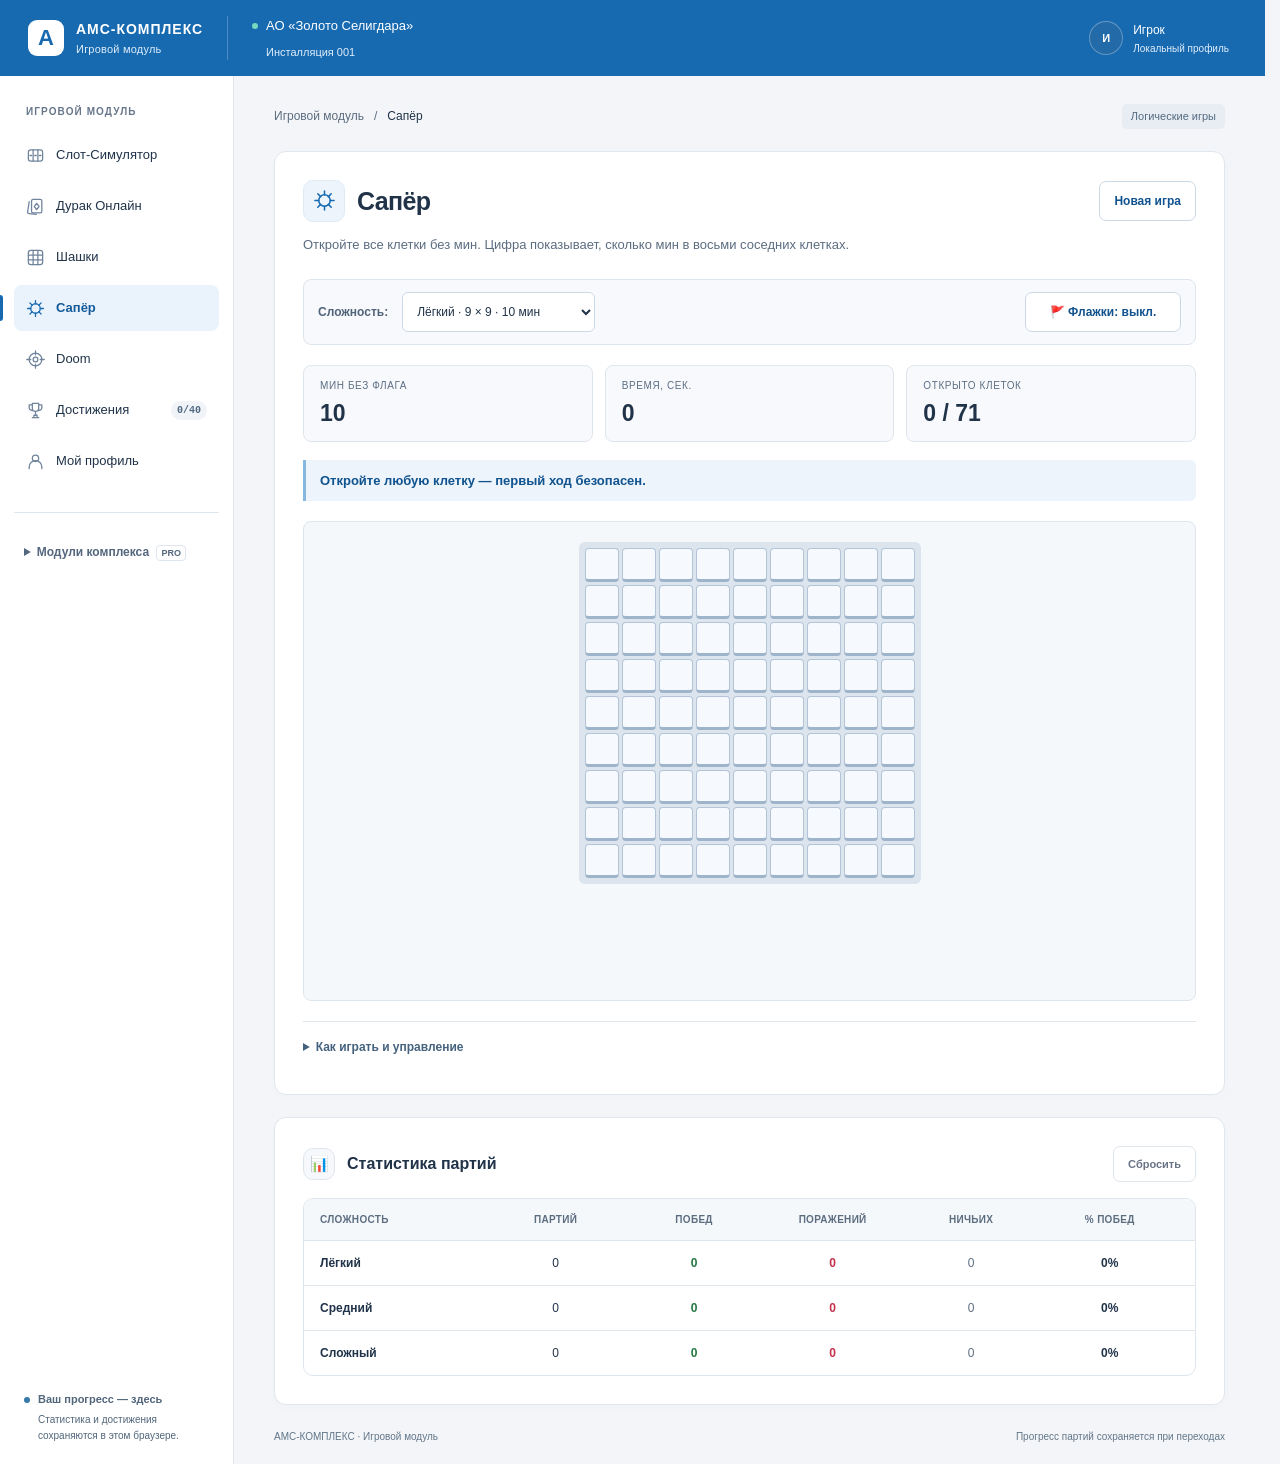
<file: minesweeper.html>
<!doctype html>
<html lang="ru">
<head>
<meta charset="UTF-8" />
<meta name="viewport" content="width=device-width, initial-scale=1.0" />
<title>АМС-КОМПЛЕКС · Сапёр</title>
<link rel="icon" href="data:image/svg+xml,<svg xmlns=%22http://www.w3.org/2000/svg%22 viewBox=%220 0 100 100%22><rect width=%22100%22 height=%22100%22 rx=%2220%22 fill=%22%231565c0%22/><text x=%2250%22 y=%2268%22 font-size=%2260%22 fill=%22white%22 text-anchor=%22middle%22 font-family=%22Arial%22>A</text></svg>" />
<meta name="theme-color" content="#1769b0" />
<link rel="stylesheet" href="style.css" />
<link rel="stylesheet" href="durak.css" />
<link rel="stylesheet" href="checkers.css" />
<link rel="stylesheet" href="doom.css" />
<link rel="stylesheet" href="minesweeper.css" />
<link rel="stylesheet" href="achievements.css" />
<link rel="stylesheet" href="ui.css" />
</head>
<body class="app-page page-minesweeper mine-page">
<a class="skip-link" href="#mainContent">Перейти к игре</a>
<header class="topbar">
  <a class="brand-link" href="index.html#slot" aria-label="АМС-КОМПЛЕКС — главная">
    <span class="logo">A</span><span class="brand">АМС-КОМПЛЕКС<small>Игровой модуль</small></span>
  </a>
  <div class="workspace-name"><span class="workspace-dot"></span>АО «Золото Селигдара»<span class="workspace-id">Инсталляция 001</span></div>
  <a class="header-account" href="index.html#profile" aria-label="Открыть профиль"><span class="account-avatar" data-profile-avatar aria-hidden="true">И</span><span class="account-label"><span data-profile-name>Игрок</span><small>Локальный профиль</small></span></a>
  <button class="menu-toggle" type="button" aria-expanded="false" aria-controls="siteSidebar"><span aria-hidden="true">☰</span> Меню</button>
</header>

<div class="page">
  <aside class="sidebar" id="siteSidebar">
    <div class="sidebar-label">Игровой модуль</div>
    <nav class="game-nav" aria-label="Игры и достижения">
      <a href="index.html#slot" class="sidebar-item"><svg class="ui-icon" viewBox="0 0 24 24" fill="none" stroke="currentColor" stroke-width="1.6" stroke-linecap="round" stroke-linejoin="round" aria-hidden="true"><rect x="3" y="5" width="18" height="14" rx="3"/><path d="M9 5v14M15 5v14M5 12h2m4 0h2m4 0h2"/></svg><span>Слот-Симулятор</span></a>
      <a href="index.html#durak" class="sidebar-item"><svg class="ui-icon" viewBox="0 0 24 24" fill="none" stroke="currentColor" stroke-width="1.6" stroke-linecap="round" stroke-linejoin="round" aria-hidden="true"><rect x="7" y="3" width="13" height="17" rx="2"/><path d="m4 6-2 13a2 2 0 0 0 2 2l9 1M13.5 8l3 4-3 4-3-4z"/></svg><span>Дурак Онлайн</span></a>
      <a href="index.html#checkers" class="sidebar-item"><svg class="ui-icon" viewBox="0 0 24 24" fill="none" stroke="currentColor" stroke-width="1.6" stroke-linecap="round" stroke-linejoin="round" aria-hidden="true"><rect x="3" y="3" width="18" height="18" rx="3"/><path d="M9 3v18M15 3v18M3 9h18M3 15h18"/></svg><span>Шашки</span></a>
      <a href="index.html#minesweeper" class="sidebar-item active" aria-current="page"><svg class="ui-icon" viewBox="0 0 24 24" fill="none" stroke="currentColor" stroke-width="1.6" stroke-linecap="round" stroke-linejoin="round" aria-hidden="true"><circle cx="12" cy="12" r="6"/><path d="M12 2v4m0 12v4M2 12h4m12 0h4M5 5l3 3m8 8 3 3M5 19l3-3m8-8 3-3"/></svg><span>Сапёр</span></a>
      <a href="index.html#doom" class="sidebar-item"><svg class="ui-icon" viewBox="0 0 24 24" fill="none" stroke="currentColor" stroke-width="1.6" stroke-linecap="round" stroke-linejoin="round" aria-hidden="true"><circle cx="12" cy="12" r="8"/><circle cx="12" cy="12" r="3"/><path d="M12 1v5m0 12v5M1 12h5m12 0h5"/></svg><span>Doom</span></a>
      <a href="index.html#achievements" class="sidebar-item"><svg class="ui-icon" viewBox="0 0 24 24" fill="none" stroke="currentColor" stroke-width="1.6" stroke-linecap="round" stroke-linejoin="round" aria-hidden="true"><path d="M8 3h8v6a4 4 0 0 1-8 0zM8 5H4v3a4 4 0 0 0 4 4m8-7h4v3a4 4 0 0 1-4 4M12 13v5m-4 3h8m-6-3h4v3h-4z"/></svg><span>Достижения</span><span class="ach-badge">0/40</span></a>
      <a href="index.html#profile" class="sidebar-item"><svg class="ui-icon" viewBox="0 0 24 24" fill="none" stroke="currentColor" stroke-width="1.6" stroke-linecap="round" aria-hidden="true"><circle cx="12" cy="8" r="4"/><path d="M4 21v-2a8 8 0 0 1 16 0v2"/></svg><span>Мой профиль</span></a>
    </nav>
    <details class="module-nav">
      <summary>Модули комплекса <span class="pro-label">PRO</span></summary>
      <p>Демонстрация корпоративных модулей</p>
      <button type="button" class="sidebar-item locked-feature" data-feature="Техобслуживание"><span class="dot dot-blue"></span>Техобслуживание<span class="lock-icon" aria-label="Демо">↗</span></button>
      <button type="button" class="sidebar-item locked-feature" data-feature="Отклонения"><span class="dot dot-blue"></span>Отклонения<span class="lock-icon" aria-label="Демо">↗</span></button>
      <button type="button" class="sidebar-item locked-feature" data-feature="Склад"><span class="dot dot-blue"></span>Склад<span class="lock-icon" aria-label="Демо">↗</span></button>
      <button type="button" class="sidebar-item locked-feature" data-feature="Закупки"><span class="dot dot-blue"></span>Закупки<span class="lock-icon" aria-label="Демо">↗</span></button>
      <button type="button" class="sidebar-item locked-feature" data-feature="Справочники"><span class="dot dot-blue"></span>Справочники<span class="lock-icon" aria-label="Демо">↗</span></button>
      <button type="button" class="sidebar-item locked-feature" data-feature="Уведомления"><span class="dot dot-blue"></span>Уведомления<span class="lock-icon" aria-label="Демо">↗</span></button>
    </details>
    <div class="sidebar-note"><span class="workspace-dot"></span><div>Ваш прогресс — здесь<small>Статистика и достижения сохраняются в этом браузере.</small></div></div>
  </aside>

  <main class="content" id="mainContent" tabindex="-1">
    <div class="page-context"><span>Игровой модуль</span><span aria-hidden="true">/</span><strong>Сапёр</strong><span class="category-label">Логические игры</span></div>
    <div class="stack">
    <section class="card" aria-labelledby="mineTitle">
      <div class="card-header">
        <span class="card-icon"><svg class="ui-icon" viewBox="0 0 24 24" fill="none" stroke="currentColor" stroke-width="1.6" stroke-linecap="round" stroke-linejoin="round" aria-hidden="true"><circle cx="12" cy="12" r="6"/><path d="M12 2v4m0 12v4M2 12h4m12 0h4M5 5l3 3m8 8 3 3M5 19l3-3m8-8 3-3"/></svg></span>
        <h1 id="mineTitle">Сапёр</h1>
        <button id="newGameBtn" class="mine-button" type="button">Новая игра</button>
      </div>
      <p class="subtitle">Откройте все клетки без мин. Цифра показывает, сколько мин в восьми соседних клетках.</p>
      <div class="mine-controls">
        <label for="mineDifficulty">Сложность:</label>
        <select id="mineDifficulty">
          <option value="easy">Лёгкий · 9 × 9 · 10 мин</option>
          <option value="medium">Средний · 16 × 16 · 40 мин</option>
          <option value="hard">Сложный · 30 × 16 · 99 мин</option>
        </select>
        <button id="flagMode" class="mine-button" type="button" aria-pressed="false">🚩 Флажки: выкл.</button>
      </div>
      <div class="mine-meta">
        <div><span class="balance-label">Мин без флага</span><strong id="mineCount">10</strong></div>
        <div><span class="balance-label">Время, сек.</span><strong id="mineTimer">0</strong></div>
        <div><span class="balance-label">Открыто клеток</span><strong id="mineProgress">0 / 71</strong></div>
      </div>
      <p id="mineStatus" class="mine-status" role="status" aria-live="polite"></p>
      <div class="mine-scroll game-stage">
        <div id="mineBoard" class="mine-board" role="group" aria-describedby="mineHelp"></div>
      </div>
      <details class="game-help"><summary>Как играть и управление</summary><p id="mineHelp" class="mine-help">Клик — открыть клетку, правая кнопка мыши — флаг. На телефоне включите режим «Флажки». Повторный клик по цифре открывает соседей, если рядом отмечено нужное количество мин; неверный флаг может привести к проигрышу. Клавиатура: стрелки — перемещение, Enter или пробел — действие, F — флаг. Большое поле можно прокручивать вбок. Смена сложности начинает новую игру.</p></details>
    </section>

    <div class="card stats-card">
      <div class="card-header">
        <span class="card-icon" aria-hidden="true">📊</span>
        <h2>Статистика партий</h2>
        <button id="statsResetBtn" class="mine-button" type="button">Сбросить</button>
      </div>
      <div class="stats-table">
        <div class="stats-row stats-header">
          <span class="stats-level">Сложность</span>
          <span class="stats-cell">Партий</span>
          <span class="stats-cell">Побед</span>
          <span class="stats-cell">Поражений</span>
          <span class="stats-cell">Ничьих</span>
          <span class="stats-cell">% побед</span>
        </div>
        <div id="statsPanel"></div>
      </div>
    </div>
    </div>
      <footer class="page-footer"><span>АМС-КОМПЛЕКС · Игровой модуль</span><span>Прогресс партий сохраняется при переходах</span></footer>
  </main>
</div>

<div class="modal-overlay hidden" id="paywallOverlay">
  <div class="modal saas-modal">
    <button class="modal-close" id="paywallClose" aria-label="Закрыть">×</button>

    <div class="saas-form" id="paywallForm">
      <div class="saas-badge">🔒 АМС PRO</div>
      <h2 class="saas-title">Оформите подписку</h2>
      <p class="saas-subtitle">Раздел «<span id="paywallFeature">Техобслуживание</span>» и другие модули доступны на тарифе PRO.</p>

      <ul class="saas-features">
        <li>✓ Техобслуживание — учёт оборудования и наряды</li>
        <li>✓ Отклонения — журнал инцидентов</li>
        <li>✓ Склад — движение и остатки ТМЦ</li>
        <li>✓ Закупки — формы и согласования</li>
        <li>✓ Справочники — единый мастер-каталог</li>
        <li>✓ Уведомления — оповещения в реальном времени</li>
      </ul>

      <div class="saas-price-row">
        <span class="saas-price">2 990 ₽</span>
        <span class="saas-price-period">/ месяц</span>
      </div>

      <button id="paywallPayBtn" class="withdraw-btn saas-pay-btn">Оплатить</button>
      <div class="saas-note">Демо-режим: оплата имитируется и не списывает реальные средства.</div>
    </div>

    <div class="saas-payment hidden" id="paywallPayment">
      <h2 class="saas-title">Оплата подписки</h2>
      <div class="withdraw-amount-row">
        <span class="balance-label">К оплате</span>
        <span class="withdraw-amount">2 990 <span class="currency">₽</span></span>
      </div>

      <div class="method-tabs">
        <button type="button" class="method-tab active" data-method="card">Банковская карта</button>
        <button type="button" class="method-tab" data-method="sbp">СБП</button>
      </div>

      <div class="method-panel" id="paywallPanelCard">
        <label class="field-label" for="paywallCardNumber">Номер карты</label>
        <div class="card-input-wrap">
          <span class="card-brand" id="paywallCardBrand"></span>
          <input type="text" id="paywallCardNumber" class="field-input" placeholder="0000 0000 0000 0000" inputmode="numeric" maxlength="19" />
        </div>
      </div>

      <div class="method-panel hidden" id="paywallPanelSbp">
        <label class="field-label" for="paywallPhoneNumber">Номер телефона</label>
        <input type="text" id="paywallPhoneNumber" class="field-input" placeholder="+7 900 000-00-00" inputmode="tel" maxlength="18" />
      </div>

      <div class="field-error" id="paywallPayError" role="alert"></div>

      <button id="paywallConfirmBtn" class="withdraw-btn">Оплатить 2 990 ₽</button>
      <button id="paywallBackBtn" class="withdraw-btn secondary">Назад</button>
    </div>

    <div class="withdraw-success hidden" id="paywallSuccess">
      <div class="success-icon">✓</div>
      <div class="success-title">Платёж имитирован</div>
      <div class="success-detail">Это демонстрационный стенд — модули остаются закрытыми.</div>
      <button id="paywallDone" class="withdraw-btn secondary">Понятно</button>
    </div>
  </div>
</div>

<div class="ach-toast-layer" id="achToastLayer"></div>

<script src="profile-store.js"></script>
<script src="stats.js"></script>
<script src="achievements.js"></script>
<script src="minesweeper-engine.js"></script>
<script src="firebase-config.js"></script>
<script src="paywall.js"></script>
<script src="site.js"></script>
<script type="module" src="app.js"></script>
</body>
</html>
</file>
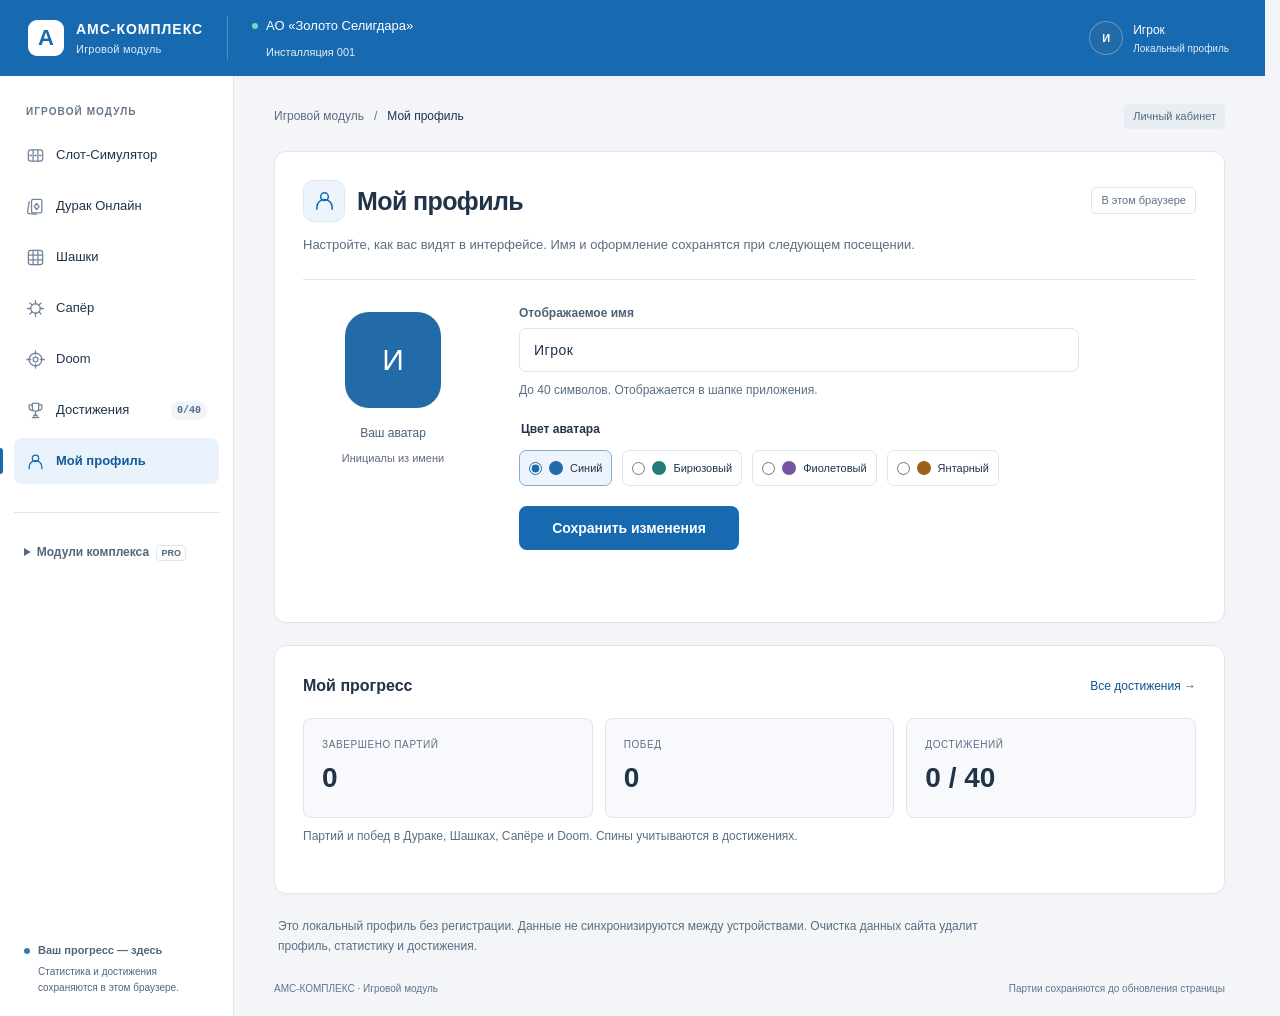
<file: profile.html>
<!doctype html>
<html lang="ru">
<head>
<meta charset="UTF-8" />
<meta name="viewport" content="width=device-width, initial-scale=1.0" />
<title>АМС-КОМПЛЕКС · Мой профиль</title>
<link rel="icon" href="data:image/svg+xml,<svg xmlns=%22http://www.w3.org/2000/svg%22 viewBox=%220 0 100 100%22><rect width=%22100%22 height=%22100%22 rx=%2220%22 fill=%22%231565c0%22/><text x=%2250%22 y=%2268%22 font-size=%2260%22 fill=%22white%22 text-anchor=%22middle%22 font-family=%22Arial%22>A</text></svg>" />
<meta name="theme-color" content="#1769b0" />
<link rel="stylesheet" href="style.css" />
<link rel="stylesheet" href="durak.css" />
<link rel="stylesheet" href="checkers.css" />
<link rel="stylesheet" href="doom.css" />
<link rel="stylesheet" href="minesweeper.css" />
<link rel="stylesheet" href="achievements.css" />
<link rel="stylesheet" href="ui.css" />
</head>
<body class="app-page page-profile">
<a class="skip-link" href="#mainContent">Перейти к игре</a>
<header class="topbar">
  <a class="brand-link" href="index.html#slot" aria-label="АМС-КОМПЛЕКС — главная">
    <span class="logo">A</span><span class="brand">АМС-КОМПЛЕКС<small>Игровой модуль</small></span>
  </a>
  <div class="workspace-name"><span class="workspace-dot"></span>АО «Золото Селигдара»<span class="workspace-id">Инсталляция 001</span></div>
  <a class="header-account" href="index.html#profile" aria-label="Открыть профиль"><span class="account-avatar" data-profile-avatar aria-hidden="true">И</span><span class="account-label"><span data-profile-name>Игрок</span><small>Локальный профиль</small></span></a>
  <button class="menu-toggle" type="button" aria-expanded="false" aria-controls="siteSidebar"><span aria-hidden="true">☰</span> Меню</button>
</header>

<div class="page">
  <aside class="sidebar" id="siteSidebar">
    <div class="sidebar-label">Игровой модуль</div>
    <nav class="game-nav" aria-label="Игры и достижения">
      <a href="index.html#slot" class="sidebar-item"><svg class="ui-icon" viewBox="0 0 24 24" fill="none" stroke="currentColor" stroke-width="1.6" stroke-linecap="round" stroke-linejoin="round" aria-hidden="true"><rect x="3" y="5" width="18" height="14" rx="3"/><path d="M9 5v14M15 5v14M5 12h2m4 0h2m4 0h2"/></svg><span>Слот-Симулятор</span></a>
      <a href="index.html#durak" class="sidebar-item"><svg class="ui-icon" viewBox="0 0 24 24" fill="none" stroke="currentColor" stroke-width="1.6" stroke-linecap="round" stroke-linejoin="round" aria-hidden="true"><rect x="7" y="3" width="13" height="17" rx="2"/><path d="m4 6-2 13a2 2 0 0 0 2 2l9 1M13.5 8l3 4-3 4-3-4z"/></svg><span>Дурак Онлайн</span></a>
      <a href="index.html#checkers" class="sidebar-item"><svg class="ui-icon" viewBox="0 0 24 24" fill="none" stroke="currentColor" stroke-width="1.6" stroke-linecap="round" stroke-linejoin="round" aria-hidden="true"><rect x="3" y="3" width="18" height="18" rx="3"/><path d="M9 3v18M15 3v18M3 9h18M3 15h18"/></svg><span>Шашки</span></a>
      <a href="index.html#minesweeper" class="sidebar-item"><svg class="ui-icon" viewBox="0 0 24 24" fill="none" stroke="currentColor" stroke-width="1.6" stroke-linecap="round" stroke-linejoin="round" aria-hidden="true"><circle cx="12" cy="12" r="6"/><path d="M12 2v4m0 12v4M2 12h4m12 0h4M5 5l3 3m8 8 3 3M5 19l3-3m8-8 3-3"/></svg><span>Сапёр</span></a>
      <a href="index.html#doom" class="sidebar-item"><svg class="ui-icon" viewBox="0 0 24 24" fill="none" stroke="currentColor" stroke-width="1.6" stroke-linecap="round" stroke-linejoin="round" aria-hidden="true"><circle cx="12" cy="12" r="8"/><circle cx="12" cy="12" r="3"/><path d="M12 1v5m0 12v5M1 12h5m12 0h5"/></svg><span>Doom</span></a>
      <a href="index.html#achievements" class="sidebar-item"><svg class="ui-icon" viewBox="0 0 24 24" fill="none" stroke="currentColor" stroke-width="1.6" stroke-linecap="round" stroke-linejoin="round" aria-hidden="true"><path d="M8 3h8v6a4 4 0 0 1-8 0zM8 5H4v3a4 4 0 0 0 4 4m8-7h4v3a4 4 0 0 1-4 4M12 13v5m-4 3h8m-6-3h4v3h-4z"/></svg><span>Достижения</span><span class="ach-badge">0/40</span></a>
      <a href="index.html#profile" class="sidebar-item active" aria-current="page"><svg class="ui-icon" viewBox="0 0 24 24" fill="none" stroke="currentColor" stroke-width="1.6" stroke-linecap="round" aria-hidden="true"><circle cx="12" cy="8" r="4"/><path d="M4 21v-2a8 8 0 0 1 16 0v2"/></svg><span>Мой профиль</span></a>
    </nav>
    <details class="module-nav">
      <summary>Модули комплекса <span class="pro-label">PRO</span></summary>
      <p>Демонстрация корпоративных модулей</p>
      <button type="button" class="sidebar-item locked-feature" data-feature="Техобслуживание"><span class="dot dot-blue"></span>Техобслуживание<span class="lock-icon" aria-label="Демо">↗</span></button>
      <button type="button" class="sidebar-item locked-feature" data-feature="Отклонения"><span class="dot dot-blue"></span>Отклонения<span class="lock-icon" aria-label="Демо">↗</span></button>
      <button type="button" class="sidebar-item locked-feature" data-feature="Склад"><span class="dot dot-blue"></span>Склад<span class="lock-icon" aria-label="Демо">↗</span></button>
      <button type="button" class="sidebar-item locked-feature" data-feature="Закупки"><span class="dot dot-blue"></span>Закупки<span class="lock-icon" aria-label="Демо">↗</span></button>
      <button type="button" class="sidebar-item locked-feature" data-feature="Справочники"><span class="dot dot-blue"></span>Справочники<span class="lock-icon" aria-label="Демо">↗</span></button>
      <button type="button" class="sidebar-item locked-feature" data-feature="Уведомления"><span class="dot dot-blue"></span>Уведомления<span class="lock-icon" aria-label="Демо">↗</span></button>
    </details>
    <div class="sidebar-note"><span class="workspace-dot"></span><div>Ваш прогресс — здесь<small>Статистика и достижения сохраняются в этом браузере.</small></div></div>
  </aside>

  <main class="content" id="mainContent" tabindex="-1">
 <div class="page-context"><span>Игровой модуль</span><span aria-hidden="true">/</span><strong>Мой профиль</strong><span class="category-label">Личный кабинет</span></div>
 <div class="stack">
  <section class="card profile-card" aria-labelledby="profileTitle">
   <div class="card-header"><span class="card-icon"><svg class="ui-icon" viewBox="0 0 24 24" fill="none" stroke="currentColor" stroke-width="1.6" stroke-linecap="round" aria-hidden="true"><circle cx="12" cy="8" r="4"/><path d="M4 21v-2a8 8 0 0 1 16 0v2"/></svg></span><h1 id="profileTitle">Мой профиль</h1><span class="profile-tag">В этом браузере</span></div>
   <p class="subtitle">Настройте, как вас видят в интерфейсе. Имя и оформление сохранятся при следующем посещении.</p>
   <form id="profileForm" class="profile-form">
    <div class="profile-preview-wrap"><div class="profile-avatar" id="profilePreview" data-color="blue" aria-hidden="true">И</div><span>Ваш аватар</span><small>Инициалы из имени</small></div>
    <div class="profile-fields">
     <label class="field-label" for="profileName">Отображаемое имя</label>
     <input class="field-input" id="profileName" name="displayName" maxlength="40" required autocomplete="nickname" aria-describedby="profileNameHint" />
     <p class="field-hint" id="profileNameHint">До 40 символов. Отображается в шапке приложения.</p>
     <fieldset class="avatar-colors"><legend>Цвет аватара</legend>
      <label><input type="radio" name="avatarColor" value="blue" /><span class="color-swatch" data-color="blue"></span>Синий</label><label><input type="radio" name="avatarColor" value="teal" /><span class="color-swatch" data-color="teal"></span>Бирюзовый</label><label><input type="radio" name="avatarColor" value="violet" /><span class="color-swatch" data-color="violet"></span>Фиолетовый</label><label><input type="radio" name="avatarColor" value="amber" /><span class="color-swatch" data-color="amber"></span>Янтарный</label>
     </fieldset>
     <button type="submit" class="withdraw-btn profile-save">Сохранить изменения</button>
     <p class="profile-status" id="profileStatus" role="status"></p>
    </div>
   </form>
  </section>
  <section class="card" aria-labelledby="profileProgressTitle">
   <div class="card-header"><h2 id="profileProgressTitle">Мой прогресс</h2><a class="text-link" href="index.html#achievements">Все достижения →</a></div>
   <div class="profile-metrics"><div><span class="balance-label">Завершено партий</span><strong id="profilePlayed">0</strong></div><div><span class="balance-label">Побед</span><strong id="profileWins">0</strong></div><div><span class="balance-label">Достижений</span><strong id="profileAchievements">0 / 40</strong></div></div>
   <p class="field-hint">Партий и побед в Дураке, Шашках, Сапёре и Doom. Спины учитываются в достижениях.</p>
  </section>
  <p class="profile-note">Это локальный профиль без регистрации. Данные не синхронизируются между устройствами. Очистка данных сайта удалит профиль, статистику и достижения.</p>
 </div>
 <footer class="page-footer"><span>АМС-КОМПЛЕКС · Игровой модуль</span><span>Партии сохраняются до обновления страницы</span></footer>
</main>
</div>

<div class="modal-overlay hidden" id="paywallOverlay">
  <div class="modal saas-modal">
    <button class="modal-close" id="paywallClose" aria-label="Закрыть">×</button>

    <div class="saas-form" id="paywallForm">
      <div class="saas-badge">🔒 АМС PRO</div>
      <h2 class="saas-title">Оформите подписку</h2>
      <p class="saas-subtitle">Раздел «<span id="paywallFeature">Техобслуживание</span>» и другие модули доступны на тарифе PRO.</p>

      <ul class="saas-features">
        <li>✓ Техобслуживание — учёт оборудования и наряды</li>
        <li>✓ Отклонения — журнал инцидентов</li>
        <li>✓ Склад — движение и остатки ТМЦ</li>
        <li>✓ Закупки — формы и согласования</li>
        <li>✓ Справочники — единый мастер-каталог</li>
        <li>✓ Уведомления — оповещения в реальном времени</li>
      </ul>

      <div class="saas-price-row">
        <span class="saas-price">2 990 ₽</span>
        <span class="saas-price-period">/ месяц</span>
      </div>

      <button id="paywallPayBtn" class="withdraw-btn saas-pay-btn">Оплатить</button>
      <div class="saas-note">Демо-режим: оплата имитируется и не списывает реальные средства.</div>
    </div>

    <div class="saas-payment hidden" id="paywallPayment">
      <h2 class="saas-title">Оплата подписки</h2>
      <div class="withdraw-amount-row">
        <span class="balance-label">К оплате</span>
        <span class="withdraw-amount">2 990 <span class="currency">₽</span></span>
      </div>

      <div class="method-tabs">
        <button type="button" class="method-tab active" data-method="card">Банковская карта</button>
        <button type="button" class="method-tab" data-method="sbp">СБП</button>
      </div>

      <div class="method-panel" id="paywallPanelCard">
        <label class="field-label" for="paywallCardNumber">Номер карты</label>
        <div class="card-input-wrap">
          <span class="card-brand" id="paywallCardBrand"></span>
          <input type="text" id="paywallCardNumber" class="field-input" placeholder="0000 0000 0000 0000" inputmode="numeric" maxlength="19" />
        </div>
      </div>

      <div class="method-panel hidden" id="paywallPanelSbp">
        <label class="field-label" for="paywallPhoneNumber">Номер телефона</label>
        <input type="text" id="paywallPhoneNumber" class="field-input" placeholder="+7 900 000-00-00" inputmode="tel" maxlength="18" />
      </div>

      <div class="field-error" id="paywallPayError" role="alert"></div>

      <button id="paywallConfirmBtn" class="withdraw-btn">Оплатить 2 990 ₽</button>
      <button id="paywallBackBtn" class="withdraw-btn secondary">Назад</button>
    </div>

    <div class="withdraw-success hidden" id="paywallSuccess">
      <div class="success-icon">✓</div>
      <div class="success-title">Платёж имитирован</div>
      <div class="success-detail">Это демонстрационный стенд — модули остаются закрытыми.</div>
      <button id="paywallDone" class="withdraw-btn secondary">Понятно</button>
    </div>
  </div>
</div>


<div class="ach-toast-layer" id="achToastLayer"></div>

<script src="profile-store.js"></script>
<script src="stats.js"></script>
<script src="achievements.js"></script>
<script src="minesweeper-engine.js"></script>
<script src="firebase-config.js"></script>
<script src="paywall.js"></script>
<script src="site.js"></script>
<script type="module" src="app.js"></script>
</body>
</html>
</file>
<file: style.css>
:root {
  --blue: #1a73c7;
  --blue-dark: #145a9e;
  --bg: #f4f5f7;
  --sidebar-bg: #ffffff;
  --card-bg: #ffffff;
  --border: #e3e6ea;
  --text: #26313d;
  --text-muted: #7a8896;
  --teal: #17b5b0;
  --red: #e2445c;
  --purple: #7b4fe0;
  --green: #3aa856;
  --orange: #e0a021;
  --gold: #d4af37;
}

* { box-sizing: border-box; }

body {
  margin: 0;
  font-family: "Segoe UI", Roboto, Arial, sans-serif;
  background: var(--bg);
  color: var(--text);
  overflow-x: hidden;
}

.topbar {
  min-height: 54px;
  background: var(--blue);
  color: #fff;
  display: flex;
  flex-wrap: wrap;
  align-items: center;
  justify-content: space-between;
  gap: 8px 20px;
  padding: 10px 20px;
  box-shadow: 0 1px 3px rgba(0,0,0,0.15);
}

.topbar-left { display: flex; flex-wrap: wrap; align-items: center; gap: 10px 22px; }

.logo {
  width: 30px;
  height: 30px;
  background: #fff;
  color: var(--blue);
  border-radius: 6px;
  display: flex;
  align-items: center;
  justify-content: center;
  font-weight: 800;
}

.brand { font-weight: 700; letter-spacing: 0.3px; }

.topnav a {
  color: rgba(255,255,255,0.85);
  text-decoration: none;
  font-size: 14px;
  padding: 6px 10px;
  border-radius: 4px;
}
.topnav a.active {
  background: rgba(255,255,255,0.18);
  color: #fff;
  font-weight: 600;
}

.topbar-right {
  display: flex;
  flex-wrap: wrap;
  align-items: center;
  gap: 8px 18px;
  font-size: 13px;
}
.topbar-right .chev { font-size: 10px; opacity: 0.8; }
.help {
  width: 22px; height: 22px;
  border: 1px solid rgba(255,255,255,0.6);
  border-radius: 50%;
  display: flex; align-items: center; justify-content: center;
  font-size: 12px;
}

.page {
  display: flex;
  min-height: calc(100vh - 54px);
}

.sidebar {
  width: 230px;
  background: var(--sidebar-bg);
  border-right: 1px solid var(--border);
  padding: 16px 0;
}

.sidebar-item {
  display: flex;
  align-items: center;
  gap: 12px;
  padding: 11px 22px;
  font-size: 14px;
  color: var(--text);
  cursor: default;
  text-decoration: none;
}
.sidebar-item.active {
  background: #eaf3fc;
  color: var(--blue-dark);
  font-weight: 600;
  border-right: 3px solid var(--blue);
}

a.sidebar-item {
  cursor: pointer;
}
.sidebar-item.locked-feature {
  cursor: pointer;
  color: var(--text-muted);
}
.sidebar-item.locked-feature:hover {
  background: #f7f9fb;
}
.lock-icon {
  margin-left: auto;
  font-size: 12px;
}

.dot {
  width: 8px; height: 8px;
  border-radius: 2px;
  display: inline-block;
}
.dot-teal { background: var(--teal); }
.dot-red { background: var(--red); }
.dot-purple { background: var(--purple); }
.dot-green { background: var(--green); }
.dot-orange { background: var(--orange); }
.dot-blue { background: var(--blue); }
.dot-cyan { background: #17b5b0; }
.dot-gold { background: #d4af37; }

.content {
  flex: 1;
  padding: 40px;
  display: flex;
  justify-content: center;
}

.stack {
  display: flex;
  flex-direction: column;
  gap: 20px;
  width: 100%;
  max-width: 780px;
}

.hidden { display: none !important; }

.currency {
  font-weight: 600;
  color: var(--text-muted);
  font-size: 0.7em;
}

.card {
  background: var(--card-bg);
  border: 1px solid var(--border);
  border-radius: 14px;
  box-shadow: 0 2px 6px rgba(20, 40, 70, 0.06);
  padding: 32px 36px;
}

.slot-card {
  width: 100%;
  max-width: 780px;
}

.card-header {
  display: flex;
  align-items: center;
  gap: 12px;
}
.card-icon { font-size: 28px; }
.card-header h1 {
  font-size: 24px;
  margin: 0;
  font-weight: 700;
}

.subtitle {
  color: var(--text-muted);
  font-size: 14px;
  margin: 6px 0 26px;
}

.balance-row {
  display: flex;
  justify-content: space-between;
  align-items: center;
  background: #f7f9fb;
  border: 1px solid var(--border);
  border-radius: 10px;
  padding: 14px 20px;
  margin-bottom: 22px;
}

.balance-label {
  display: block;
  font-size: 11px;
  text-transform: uppercase;
  letter-spacing: 0.4px;
  color: var(--text-muted);
  margin-bottom: 3px;
}

.balance-value {
  font-size: 22px;
  font-weight: 700;
  color: var(--green);
}

.bet-controls {
  display: flex;
  align-items: center;
  gap: 10px;
}

.bet-btn {
  width: 26px; height: 26px;
  border-radius: 6px;
  border: 1px solid var(--border);
  background: #fff;
  color: var(--blue-dark);
  font-size: 15px;
  cursor: pointer;
  line-height: 1;
}
.bet-btn:hover { background: #eaf3fc; }

.bet-value {
  font-weight: 700;
  min-width: 34px;
  text-align: center;
  display: inline-block;
}

.slot-body {
  display: flex;
  gap: 20px;
  align-items: flex-start;
}

.reels-panel {
  flex: 1;
  min-width: 0;
}

.paytable {
  width: 220px;
  flex-shrink: 0;
  background: #f7f9fb;
  border: 1px solid var(--border);
  border-radius: 10px;
  padding: 14px 16px;
}

.paytable-title {
  font-size: 13px;
  font-weight: 700;
  margin-bottom: 4px;
}

.paytable-hint {
  font-size: 11px;
  color: var(--text-muted);
  margin-bottom: 10px;
}

.paytable-row {
  display: flex;
  align-items: center;
  justify-content: space-between;
  gap: 8px;
  padding: 6px 0;
  border-bottom: 1px solid var(--border);
}
.paytable-row:last-child { border-bottom: none; }

.paytable-symbol {
  font-size: 18px;
  width: 24px;
  text-align: center;
  flex-shrink: 0;
}

.paytable-values {
  display: flex;
  gap: 7px;
  font-size: 11px;
  color: var(--text-muted);
  font-variant-numeric: tabular-nums;
  text-align: right;
}
.paytable-values b {
  display: block;
  color: var(--text);
  font-size: 12px;
}

.reels {
  display: flex;
  gap: 8px;
  justify-content: center;
  background: linear-gradient(180deg, #17324f, #0e2338);
  border-radius: 12px;
  padding: 16px;
  margin-bottom: 22px;
  box-shadow: inset 0 0 0 3px #d4af37;
}

.reel {
  width: 72px;
  height: 72px;
  background: #fff;
  border-radius: 8px;
  overflow: hidden;
  display: flex;
  align-items: center;
  justify-content: center;
  box-shadow: 0 2px 4px rgba(0,0,0,0.35);
}

.reel-strip {
  font-size: 34px;
  transition: transform 0.08s linear;
}

.reel.spinning .reel-strip {
  filter: blur(2px);
}

.message {
  text-align: center;
  min-height: 28px;
  font-size: 17px;
  font-weight: 700;
  color: var(--blue-dark);
  margin-bottom: 20px;
}

.message.win {
  color: var(--gold);
  text-shadow: 0 0 1px rgba(212,175,55,0.4);
  animation: pop 0.4s ease;
}

@keyframes pop {
  0% { transform: scale(0.85); opacity: 0; }
  100% { transform: scale(1); opacity: 1; }
}

.spin-btn {
  display: block;
  width: 100%;
  padding: 14px;
  background: var(--blue);
  color: #fff;
  border: none;
  border-radius: 10px;
  font-size: 16px;
  font-weight: 700;
  letter-spacing: 0.3px;
  cursor: pointer;
  transition: background 0.15s ease, transform 0.05s ease;
}
.spin-btn:hover { background: var(--blue-dark); }
.spin-btn:active { transform: translateY(1px); }
.spin-btn:disabled {
  background: #a9c4de;
  cursor: not-allowed;
}

.footnote {
  margin-top: 18px;
  font-size: 11px;
  color: var(--text-muted);
  text-align: center;
}

/* Withdraw card */

.withdraw-card {
  width: 100%;
  max-width: 560px;
  align-self: center;
  animation: slideIn 0.35s ease;
}

@keyframes slideIn {
  0% { opacity: 0; transform: translateY(-10px); }
  100% { opacity: 1; transform: translateY(0); }
}

.withdraw-amount-row {
  display: flex;
  align-items: center;
  justify-content: space-between;
  background: #f7f9fb;
  border: 1px solid var(--border);
  border-radius: 10px;
  padding: 14px 20px;
  margin: 18px 0 20px;
}

.withdraw-amount {
  font-size: 22px;
  font-weight: 700;
  color: var(--text);
}

.method-tabs {
  display: flex;
  gap: 8px;
  background: #f0f2f5;
  border-radius: 10px;
  padding: 4px;
  margin-bottom: 18px;
}

.difficulty-select {
  display: flex;
  align-items: center;
  gap: 12px;
  flex-wrap: wrap;
  margin-bottom: 20px;
}
.difficulty-label {
  font-size: 12px;
  font-weight: 600;
  color: var(--text-muted);
  white-space: nowrap;
}
.difficulty-select .method-tabs {
  margin-bottom: 0;
}

.method-tab {
  flex: 1;
  border: none;
  background: transparent;
  padding: 9px 8px;
  border-radius: 8px;
  font-size: 13px;
  font-weight: 600;
  color: var(--text-muted);
  cursor: pointer;
}

.method-tab.active {
  background: #fff;
  color: var(--blue-dark);
  box-shadow: 0 1px 3px rgba(20,40,70,0.12);
}

.field-label {
  display: block;
  font-size: 12px;
  font-weight: 600;
  color: var(--text-muted);
  margin-bottom: 6px;
}

.field-input {
  width: 100%;
  border: 1px solid var(--border);
  border-radius: 10px;
  padding: 12px 14px;
  font-size: 15px;
  font-family: inherit;
  color: var(--text);
  background: #fff;
  letter-spacing: 0.5px;
}
.field-input:focus {
  outline: none;
  border-color: var(--blue);
  box-shadow: 0 0 0 3px rgba(26,115,199,0.15);
}

.card-input-wrap {
  position: relative;
}
.card-input-wrap .field-input {
  padding-right: 66px;
}

.card-brand {
  position: absolute;
  right: 8px;
  top: 50%;
  transform: translateY(-50%);
  font-size: 10px;
  font-weight: 800;
  letter-spacing: 0.5px;
  color: #fff;
  padding: 4px 8px;
  border-radius: 5px;
  background: #9aa7b3;
  visibility: hidden;
}
.card-brand.visa { visibility: visible; background: #1a5cb0; }
.card-brand.mastercard { visibility: visible; background: linear-gradient(90deg, #eb001b, #f79e1b); }
.card-brand.mir { visibility: visible; background: #1a9f4c; }

.method-panel { margin-bottom: 8px; }

.field-error {
  min-height: 18px;
  font-size: 12px;
  color: var(--red);
  margin: 8px 0 4px;
}

.withdraw-btn {
  display: block;
  width: 100%;
  padding: 14px;
  background: var(--blue);
  color: #fff;
  border: none;
  border-radius: 10px;
  font-size: 16px;
  font-weight: 700;
  letter-spacing: 0.3px;
  cursor: pointer;
  margin-top: 6px;
  transition: background 0.15s ease, transform 0.05s ease;
}
.withdraw-btn:hover { background: var(--blue-dark); }
.withdraw-btn:active { transform: translateY(1px); }
.withdraw-btn:disabled { background: #a9c4de; cursor: not-allowed; }
.withdraw-btn.secondary {
  background: #eaf3fc;
  color: var(--blue-dark);
}
.withdraw-btn.secondary:hover { background: #d9ecfb; }

.withdraw-success {
  text-align: center;
  padding: 10px 0 4px;
  animation: pop 0.4s ease;
}

.success-icon {
  width: 56px;
  height: 56px;
  margin: 0 auto 16px;
  border-radius: 50%;
  background: #e6f6ea;
  color: var(--green);
  font-size: 28px;
  font-weight: 800;
  display: flex;
  align-items: center;
  justify-content: center;
}

.success-title {
  font-size: 18px;
  font-weight: 700;
  margin-bottom: 6px;
}

.success-amount {
  font-size: 26px;
  font-weight: 800;
  color: var(--green);
  margin-bottom: 6px;
}

.success-detail {
  font-size: 13px;
  color: var(--text-muted);
  margin-bottom: 20px;
}

.success-meta {
  display: flex;
  justify-content: space-between;
  gap: 12px;
  background: #f7f9fb;
  border: 1px solid var(--border);
  border-radius: 10px;
  padding: 14px 18px;
  margin-bottom: 20px;
  text-align: left;
}
.success-meta > div {
  display: flex;
  flex-direction: column;
  gap: 4px;
  font-size: 13px;
}
.success-meta span:first-child {
  font-size: 11px;
  text-transform: uppercase;
  letter-spacing: 0.3px;
  color: var(--text-muted);
}
.success-meta span:last-child {
  font-weight: 700;
}

/* Paywall modal */

.modal-overlay {
  position: fixed;
  inset: 0;
  background: rgba(15, 25, 40, 0.55);
  display: flex;
  align-items: center;
  justify-content: center;
  padding: 20px;
  z-index: 100;
}

.modal {
  position: relative;
  background: #fff;
  border-radius: 16px;
  padding: 32px 32px 26px;
  width: 100%;
  max-width: 420px;
  box-shadow: 0 20px 50px rgba(0,0,0,0.3);
  animation: pop 0.3s ease;
}

.modal-close {
  position: absolute;
  top: 14px;
  right: 14px;
  width: 28px;
  height: 28px;
  border: none;
  background: #f0f2f5;
  border-radius: 50%;
  font-size: 16px;
  line-height: 1;
  color: var(--text-muted);
  cursor: pointer;
}
.modal-close:hover { background: #e3e6ea; }

.saas-badge {
  display: inline-block;
  background: linear-gradient(90deg, var(--blue), var(--blue-dark));
  color: #fff;
  font-size: 11px;
  font-weight: 800;
  letter-spacing: 0.4px;
  padding: 5px 12px;
  border-radius: 20px;
  margin-bottom: 14px;
}

.saas-title {
  margin: 0 0 8px;
  font-size: 21px;
  font-weight: 800;
}

.saas-subtitle {
  margin: 0 0 18px;
  font-size: 13px;
  color: var(--text-muted);
  line-height: 1.5;
}
.saas-subtitle strong,
.saas-subtitle span {
  color: var(--text);
  font-weight: 700;
}

.saas-features {
  list-style: none;
  margin: 0 0 20px;
  padding: 0;
  display: flex;
  flex-direction: column;
  gap: 9px;
}
.saas-features li {
  font-size: 13px;
  color: var(--text);
  background: #f7f9fb;
  border: 1px solid var(--border);
  border-radius: 8px;
  padding: 9px 12px;
}

.saas-price-row {
  display: flex;
  align-items: baseline;
  gap: 6px;
  margin-bottom: 18px;
}
.saas-price {
  font-size: 30px;
  font-weight: 800;
  color: var(--blue-dark);
}
.saas-price-period {
  font-size: 13px;
  color: var(--text-muted);
}

.saas-pay-btn {
  margin-top: 0;
}

.saas-note {
  margin-top: 12px;
  font-size: 11px;
  color: var(--text-muted);
  text-align: center;
}

/* Game stats card */

.stats-card {
  width: 100%;
  max-width: 720px;
}
.stats-card .card-header {
  position: relative;
}

.stats-table {
  display: flex;
  flex-direction: column;
  border: 1px solid var(--border);
  border-radius: 10px;
  overflow: hidden;
}

.stats-row {
  display: grid;
  grid-template-columns: 1.2fr repeat(5, 1fr);
  align-items: center;
  padding: 10px 14px;
  font-size: 13px;
  border-bottom: 1px solid var(--border);
}
.stats-row:last-child { border-bottom: none; }

.stats-row.stats-header {
  background: #f7f9fb;
  font-size: 11px;
  text-transform: uppercase;
  letter-spacing: 0.3px;
  color: var(--text-muted);
  font-weight: 700;
}

.stats-level {
  font-weight: 700;
}

.stats-cell {
  text-align: center;
  font-variant-numeric: tabular-nums;
}

.stats-row:not(.stats-header) .stats-win { color: var(--green); font-weight: 700; }
.stats-row:not(.stats-header) .stats-loss { color: var(--red); font-weight: 700; }
.stats-row:not(.stats-header) .stats-draw { color: var(--text-muted); }
.stats-row:not(.stats-header) .stats-rate { font-weight: 700; }

@media (max-width: 700px) {
  .stats-row { grid-template-columns: 1fr; row-gap: 4px; text-align: left; }
  .stats-cell { text-align: left; }
  .stats-row.stats-header { display: none; }
  .stats-row:not(.stats-header) .stats-cell::before {
    content: attr(data-label) ": ";
    color: var(--text-muted);
    font-weight: 400;
  }
}

.saas-payment .saas-title {
  margin-bottom: 16px;
}
.saas-payment .withdraw-amount-row {
  margin-top: 0;
}
.saas-payment .withdraw-btn + .withdraw-btn {
  margin-top: 10px;
}

@media (max-width: 700px) {
  .sidebar { display: none; }
  .content { padding: 20px; }
  .card { padding: 24px 20px; }
  .slot-body { flex-direction: column; }
  .paytable { width: 100%; }
  .reel { width: 56px; height: 56px; }
  .reel-strip { font-size: 26px; }
  .reels { gap: 6px; padding: 12px; }
}
</file>
<file: durak.css>
.durak-card {
  width: 100%;
  max-width: 720px;
}

.durak-card .card-header {
  position: relative;
}

.new-game-btn {
  margin-left: auto;
  border: 1px solid var(--border);
  background: #fff;
  color: var(--blue-dark);
  font-size: 12px;
  font-weight: 700;
  padding: 8px 14px;
  border-radius: 8px;
  cursor: pointer;
}
.new-game-btn:hover { background: #eaf3fc; }

.durak-meta {
  display: flex;
  gap: 12px;
  margin: 18px 0;
}

.meta-chip {
  flex: 1;
  background: #f7f9fb;
  border: 1px solid var(--border);
  border-radius: 10px;
  padding: 10px 14px;
  text-align: center;
}

.meta-value {
  display: block;
  font-size: 18px;
  font-weight: 700;
  margin-top: 2px;
}
.meta-value.red-text { color: var(--red); }
.meta-value.black-text { color: #1a1a1a; }

.durak-status {
  text-align: center;
  font-size: 14px;
  font-weight: 600;
  color: var(--blue-dark);
  min-height: 20px;
  margin-bottom: 14px;
}

.playing-card {
  width: 62px;
  height: 88px;
  background: #fff;
  border: 1px solid var(--border);
  border-radius: 8px;
  display: flex;
  flex-direction: column;
  align-items: center;
  justify-content: center;
  font-size: 20px;
  font-weight: 700;
  box-shadow: 0 2px 4px rgba(20,40,70,0.15);
  user-select: none;
  flex-shrink: 0;
}
.playing-card.red { color: var(--red); }
.playing-card.black { color: #26313d; }

.playing-card.back {
  background: repeating-linear-gradient(135deg, #1a73c7, #1a73c7 6px, #145a9e 6px, #145a9e 12px);
  border-color: #0e3f70;
}

.playing-card.clickable {
  cursor: pointer;
  transition: transform 0.12s ease;
}
.playing-card.clickable:hover { transform: translateY(-6px); }

.playing-card.selected {
  outline: 3px solid var(--gold);
  outline-offset: 1px;
}

.bot-hand {
  display: flex;
  justify-content: center;
  gap: 6px;
  padding: 10px;
  margin-bottom: 6px;
  flex-wrap: wrap;
}

.player-hand {
  display: flex;
  justify-content: center;
  gap: 8px;
  padding: 14px 10px 4px;
  flex-wrap: wrap;
  border-top: 1px solid var(--border);
  margin-top: 8px;
}

.durak-table {
  min-height: 130px;
  background: linear-gradient(180deg, #17324f, #0e2338);
  border-radius: 12px;
  padding: 16px;
  display: flex;
  gap: 14px;
  justify-content: center;
  align-items: center;
  flex-wrap: wrap;
  box-shadow: inset 0 0 0 3px #d4af37;
}

.table-pair {
  position: relative;
  width: 62px;
  height: 108px;
}
.table-pair .playing-card:first-child {
  position: absolute;
  top: 0;
  left: 0;
}
.table-pair .playing-card.defend-card {
  position: absolute;
  top: 20px;
  left: 14px;
}

.table-empty-hint {
  color: rgba(255,255,255,0.55);
  font-size: 13px;
}

.durak-controls {
  display: flex;
  gap: 10px;
  justify-content: center;
  margin: 16px 0 4px;
}
.durak-controls .withdraw-btn {
  width: auto;
  padding: 10px 24px;
}

@media (max-width: 700px) {
  .durak-meta { flex-direction: column; }
  .playing-card { width: 52px; height: 74px; font-size: 16px; }
  .table-pair { width: 52px; height: 92px; }
}

.mode-select {
  display: flex;
  justify-content: center;
  margin-bottom: 16px;
}

.online-lobby {
  padding: 20px 10px 6px;
  text-align: center;
}

.lobby-actions {
  display: flex;
  flex-direction: column;
  align-items: center;
  gap: 14px;
}

.online-lobby .withdraw-btn {
  width: auto;
  padding: 12px 28px;
}

.lobby-divider {
  color: rgba(20,40,70,0.5);
  font-size: 13px;
}

.lobby-join-row {
  display: flex;
  gap: 8px;
}

.lobby-join-row .field-input {
  width: 160px;
  text-align: center;
  text-transform: uppercase;
  letter-spacing: 3px;
}

.lobby-join-row .withdraw-btn {
  width: auto;
  margin-top: 0;
}

.room-code-row {
  display: flex;
  align-items: center;
  justify-content: center;
  gap: 10px;
  margin-bottom: 14px;
  flex-wrap: wrap;
}

.room-code {
  font-family: monospace;
  font-size: 20px;
  font-weight: 700;
  letter-spacing: 3px;
  background: #f7f9fb;
  border: 1px dashed var(--border);
  border-radius: 8px;
  padding: 4px 12px;
}
</file>
<file: checkers.css>
.checkers-card {
  width: 100%;
  max-width: 560px;
}

.checkers-card .card-header {
  position: relative;
}

.new-game-btn {
  margin-left: auto;
  border: 1px solid var(--border);
  background: #fff;
  color: var(--blue-dark);
  font-size: 12px;
  font-weight: 700;
  padding: 8px 14px;
  border-radius: 8px;
  cursor: pointer;
}
.new-game-btn:hover { background: #eaf3fc; }

.checkers-meta {
  display: flex;
  gap: 12px;
  margin: 18px 0;
}

.checkers-status {
  text-align: center;
  font-size: 14px;
  font-weight: 600;
  color: var(--blue-dark);
  min-height: 20px;
  margin-bottom: 16px;
}

.board {
  display: grid;
  grid-template-columns: repeat(8, 1fr);
  grid-template-rows: repeat(8, 1fr);
  width: 100%;
  aspect-ratio: 1 / 1;
  border-radius: 10px;
  overflow: hidden;
  box-shadow: 0 0 0 4px #0e2338, 0 4px 14px rgba(20,40,70,0.25);
}

.square {
  display: flex;
  align-items: center;
  justify-content: center;
  position: relative;
}
.square.light { background: #eef1f4; }
.square.dark { background: #17324f; }

.square.selectable {
  cursor: pointer;
}
.square.selectable::after {
  content: "";
  width: 22%;
  height: 22%;
  border-radius: 50%;
  background: rgba(212, 175, 55, 0.75);
}

.square.selected {
  box-shadow: inset 0 0 0 3px var(--gold);
}

.piece {
  width: 76%;
  height: 76%;
  border-radius: 50%;
  display: flex;
  align-items: center;
  justify-content: center;
  font-size: 1.1em;
  cursor: pointer;
  box-shadow: 0 2px 4px rgba(0,0,0,0.35), inset 0 -3px 4px rgba(0,0,0,0.2);
}

.piece.player {
  background: radial-gradient(circle at 35% 30%, #fff7e0, var(--gold) 70%);
  color: #6b5416;
  border: 2px solid rgba(107, 84, 22, 0.4);
}
.piece.bot {
  background: radial-gradient(circle at 35% 30%, #4a4a52, #17171a 70%);
  color: #e8e8ec;
  border: 2px solid rgba(255, 255, 255, 0.55);
}

.piece.king::after {
  content: "★";
  font-size: 0.9em;
}

.board-legend {
  display: flex;
  gap: 18px;
  justify-content: center;
  margin-top: 16px;
  font-size: 12px;
  color: var(--text-muted);
}
.board-legend span {
  display: inline-flex;
  align-items: center;
  gap: 6px;
}
.legend-dot {
  width: 12px;
  height: 12px;
  border-radius: 50%;
  display: inline-block;
}
.legend-dot.player { background: var(--gold); }
.legend-dot.bot {
  background: #17171a;
  border: 2px solid rgba(255, 255, 255, 0.55);
}
.legend-dot.king {
  background: #fff;
  border: 2px solid var(--gold);
}

@media (max-width: 700px) {
  .checkers-meta { flex-direction: column; }
}
</file>
<file: doom.css>
.doom-card {
  width: 100%;
  max-width: 780px;
}

.doom-card .card-header {
  position: relative;
}

.doom-meta {
  display: flex;
  gap: 12px;
  margin: 18px 0;
}

.meta-chip {
  flex: 1;
  background: #f7f9fb;
  border: 1px solid var(--border);
  border-radius: 10px;
  padding: 10px 14px;
  text-align: center;
}

.meta-value {
  display: block;
  font-size: 18px;
  font-weight: 700;
  margin-top: 2px;
}

.doom-viewport {
  position: relative;
  width: 100%;
  border-radius: 12px;
  overflow: hidden;
  background: #000;
  box-shadow: inset 0 0 0 3px #0e2338, 0 4px 14px rgba(20, 40, 70, 0.25);
  cursor: crosshair;
  user-select: none;
}

#doomCanvas {
  display: block;
  width: 100%;
  height: auto;
}

#minimapCanvas {
  position: absolute;
  right: 10px;
  top: 10px;
  border-radius: 8px;
  box-shadow: 0 0 0 2px rgba(255, 255, 255, 0.25);
  opacity: 0.92;
  pointer-events: none;
}

.doom-hud {
  position: absolute;
  inset: 0;
  pointer-events: none;
}

.crosshair {
  position: absolute;
  left: 50%;
  top: 50%;
  transform: translate(-50%, -50%);
  color: rgba(255, 255, 255, 0.85);
  font-size: 18px;
  font-weight: 700;
  text-shadow: 0 0 3px rgba(0, 0, 0, 0.8);
}

.health-bar {
  position: absolute;
  left: 12px;
  bottom: 12px;
  width: 160px;
  height: 12px;
  background: rgba(0, 0, 0, 0.55);
  border: 1px solid rgba(255, 255, 255, 0.25);
  border-radius: 6px;
  overflow: hidden;
}

.health-bar-fill {
  height: 100%;
  width: 100%;
  background: linear-gradient(90deg, var(--green), #8fce6a);
  transition: width 0.15s ease, background 0.15s ease;
}

.health-bar-fill.low {
  background: linear-gradient(90deg, var(--red), #ff8a7a);
}

.doom-overlay {
  position: absolute;
  inset: 0;
  background: rgba(10, 12, 18, 0.82);
  display: flex;
  align-items: center;
  justify-content: center;
  text-align: center;
  padding: 20px;
}

.doom-overlay-inner {
  max-width: 340px;
}

.doom-overlay-title {
  font-size: 26px;
  font-weight: 800;
  letter-spacing: 1px;
  color: #e2445c;
  text-shadow: 0 0 12px rgba(226, 68, 92, 0.6);
  margin-bottom: 10px;
}

.doom-overlay-text {
  color: #d7dbe2;
  font-size: 13px;
  line-height: 1.5;
  margin-bottom: 18px;
}

.doom-overlay .withdraw-btn {
  max-width: 220px;
  margin: 0 auto;
}

.doom-controls-hint {
  margin-top: 14px;
  text-align: center;
  font-size: 12px;
  color: var(--text-muted);
}

@media (max-width: 700px) {
  .doom-meta { flex-direction: column; }
  #minimapCanvas { width: 84px; height: 84px; }
}
</file>
<file: minesweeper.css>
.mine-page .content, .mine-page .stack { min-width: 0; }
.mine-page .sidebar { flex-shrink: 0; }
.mine-page .stack { max-width: 1160px; }
.mine-page .stats-card { max-width: none; }
.mine-page .card-header { flex-wrap: wrap; }
.mine-button {
  border: 1px solid var(--border); background: #fff; color: var(--blue-dark);
  font: inherit; font-size: 13px; font-weight: 600; padding: 10px 14px;
  border-radius: 8px; cursor: pointer;
}
.mine-button:hover { background: #eaf3fc; }
.mine-page .card-header .mine-button { margin-left: auto; }
.mine-button[aria-pressed="true"] { background: var(--blue); color: #fff; }
.mine-controls { display: flex; flex-wrap: wrap; align-items: center; gap: 12px; margin: 20px 0; }
.mine-controls select { padding: 10px; border: 1px solid var(--border); border-radius: 8px; background: white; color: var(--text); max-width: 100%; }
.mine-meta { display: flex; flex-wrap: wrap; gap: 12px; }
.mine-meta > div { flex: 1; min-width: 100px; background: var(--bg); border-radius: 8px; padding: 12px; }
.mine-meta strong { display: block; margin-top: 6px; font-size: 22px; font-variant-numeric: tabular-nums; }
.mine-status { color: var(--blue-dark); font-weight: 600; min-height: 22px; }
.mine-status[data-state="won"] { color: #217235; }
.mine-status[data-state="lost"] { color: #b4233a; }
.mine-scroll { overflow-x: auto; padding: 4px 4px 12px; }
.mine-board { display: grid; grid-template-columns: repeat(var(--mine-cols), 32px); gap: 3px; width: max-content; padding: 8px; border-radius: 10px; background: #dce4ed; }
.mine-cell { width: 32px; height: 32px; padding: 0; border: 1px solid #b2c4d6; border-bottom: 3px solid #9db4ca; border-radius: 4px; background: #f6faff; color: var(--text); font: 700 18px "Segoe UI", sans-serif; cursor: pointer; touch-action: manipulation; user-select: none; }
.mine-cell:hover:not(.is-open) { background: #cde4fc; }
.mine-cell.is-open { border: 1px solid #ccd6e1; background: #e8edf3; cursor: default; }
.mine-cell.is-mine { background: #ffe1e6; }
.mine-cell.is-exploded, .mine-cell.is-wrong { background: #ffadb9; }
.mine-cell[data-number="1"] { color: #155aba; }
.mine-cell[data-number="2"] { color: #267232; }
.mine-cell[data-number="3"] { color: #bf233c; }
.mine-cell[data-number="4"] { color: #6230a0; }
.mine-cell[data-number="5"], .mine-cell[data-number="6"], .mine-cell[data-number="7"], .mine-cell[data-number="8"] { color: #783c16; }
.mine-page button:focus-visible, .mine-page select:focus-visible { outline: 3px solid #e0a021; outline-offset: 1px; position: relative; z-index: 1; }
.mine-help { color: #526374; line-height: 1.7; font-size: 13px; }
.mine-page .topnav { display: flex; flex-wrap: wrap; gap: 4px; }
@media (max-width: 700px) {
  .mine-page .content { padding: 12px; }
  .mine-page .card { padding: 16px; }
  .mine-controls { align-items: stretch; flex-direction: column; }
}
</file>
<file: achievements.css>
/* Nav badge */
.ach-badge {
  margin-left: auto;
  font-family: ui-monospace, "SF Mono", Consolas, monospace;
  font-size: 10.5px;
  font-weight: 700;
  color: var(--blue-dark);
  background: #eaf3fc;
  border-radius: 999px;
  padding: 2px 8px;
}
a.sidebar-item .ach-badge { margin-left: auto; }

/* ---------- Full-screen unlock toast ---------- */

.ach-toast-layer {
  position: fixed;
  inset: 0;
  z-index: 1000;
  pointer-events: none;
}

.ach-toast {
  position: fixed;
  inset: 0;
  display: flex;
  align-items: center;
  justify-content: center;
  pointer-events: auto;
  cursor: pointer;
  opacity: 0;
}
.ach-toast.ach-toast-in { opacity: 1; }
.ach-toast.ach-toast-out {
  opacity: 0;
  transition: opacity 0.35s ease;
}

.ach-toast-backdrop {
  position: absolute;
  inset: 0;
  background: radial-gradient(120% 120% at 50% 40%, rgba(20, 30, 45, 0.55), rgba(5, 9, 14, 0.86));
  backdrop-filter: blur(6px);
  opacity: 0;
  transition: opacity 0.45s ease;
}
.ach-toast.ach-toast-in .ach-toast-backdrop { opacity: 1; }

.ach-confetti {
  position: absolute;
  inset: 0;
  pointer-events: none;
}

.ach-toast-card {
  position: relative;
  width: min(420px, 88vw);
  background: linear-gradient(180deg, #16283b, #0d1b28);
  border: 1px solid rgba(215, 177, 85, 0.35);
  border-radius: 20px;
  padding: 36px 30px 30px;
  text-align: center;
  box-shadow: 0 30px 80px -20px rgba(0, 0, 0, 0.7), 0 0 0 1px rgba(255, 255, 255, 0.03) inset;
  transform: scale(0.55) translateY(40px);
  opacity: 0;
  overflow: hidden;
}
.ach-toast.ach-toast-in .ach-toast-card {
  animation: achCardIn 0.62s cubic-bezier(0.2, 1.4, 0.4, 1) forwards;
}

@keyframes achCardIn {
  0% { transform: scale(0.55) translateY(40px); opacity: 0; }
  60% { transform: scale(1.06) translateY(-6px); opacity: 1; }
  100% { transform: scale(1) translateY(0); opacity: 1; }
}

.ach-toast-card::after {
  content: "";
  position: absolute;
  top: 0;
  left: -60%;
  width: 40%;
  height: 100%;
  background: linear-gradient(115deg, transparent, rgba(255, 255, 255, 0.14), transparent);
  transform: skewX(-18deg);
}
.ach-toast.ach-toast-in .ach-toast-card::after {
  animation: achShine 1.3s ease-out 0.5s;
}
@keyframes achShine {
  0% { left: -60%; }
  100% { left: 130%; }
}

.ach-toast-eyebrow {
  font-family: ui-monospace, "SF Mono", Consolas, monospace;
  font-size: 11px;
  letter-spacing: 0.16em;
  text-transform: uppercase;
  color: var(--gold, #d7b155);
  margin-bottom: 18px;
}

.ach-toast-icon {
  width: 84px;
  height: 84px;
  margin: 0 auto 16px;
  border-radius: 50%;
  background: radial-gradient(circle at 35% 30%, #2a3f56, #0f1e2c);
  border: 2px solid rgba(215, 177, 85, 0.55);
  display: flex;
  align-items: center;
  justify-content: center;
  font-size: 40px;
  position: relative;
}
.ach-toast.ach-toast-in .ach-toast-icon {
  animation: achIconPulse 1.8s ease-out 0.3s;
}
@keyframes achIconPulse {
  0% { box-shadow: 0 0 0 0 rgba(215, 177, 85, 0.55); }
  70% { box-shadow: 0 0 0 26px rgba(215, 177, 85, 0); }
  100% { box-shadow: 0 0 0 0 rgba(215, 177, 85, 0); }
}

.ach-toast-game {
  font-size: 11.5px;
  color: #93a8bd;
  text-transform: uppercase;
  letter-spacing: 0.06em;
  margin-bottom: 6px;
}

.ach-toast-title {
  font-size: 24px;
  font-weight: 800;
  color: #eef3f8;
  margin-bottom: 8px;
}

.ach-toast-desc {
  font-size: 13.5px;
  color: #93a8bd;
  line-height: 1.5;
}

@media (prefers-reduced-motion: reduce) {
  .ach-toast, .ach-toast-backdrop, .ach-toast-card, .ach-toast-icon, .ach-toast-card::after {
    animation: none !important;
    transition: none !important;
  }
  .ach-toast.ach-toast-in { opacity: 1; }
  .ach-toast.ach-toast-in .ach-toast-backdrop { opacity: 1; }
  .ach-toast.ach-toast-in .ach-toast-card { transform: none; opacity: 1; }
}

/* ---------- Achievements page ---------- */

.achievements-card {
  width: 100%;
  max-width: 900px;
}

.ach-summary {
  display: flex;
  align-items: center;
  gap: 16px;
  background: #f7f9fb;
  border: 1px solid var(--border);
  border-radius: 10px;
  padding: 14px 20px;
  margin: 18px 0 24px;
}
.ach-summary-label {
  font-size: 11px;
  text-transform: uppercase;
  letter-spacing: 0.4px;
  color: var(--text-muted);
}
.ach-summary-count {
  font-size: 20px;
  font-weight: 800;
  color: var(--blue-dark);
  margin-left: auto;
  font-variant-numeric: tabular-nums;
}
.ach-summary-track {
  flex: 1;
  height: 8px;
  background: #e3e6ea;
  border-radius: 999px;
  overflow: hidden;
  max-width: 260px;
}
.ach-summary-fill {
  height: 100%;
  width: 0%;
  background: linear-gradient(90deg, var(--gold, #d4af37), var(--blue));
  border-radius: 999px;
  transition: width 0.5s ease;
}

.ach-group { margin-bottom: 26px; }
.ach-group:last-child { margin-bottom: 0; }

.ach-group-head {
  display: flex;
  align-items: center;
  gap: 10px;
  margin-bottom: 12px;
}
.ach-group-icon { font-size: 18px; }
.ach-group-head h2 {
  font-size: 15px;
  font-weight: 700;
  margin: 0;
}
.ach-group-count {
  margin-left: auto;
  font-size: 12px;
  font-weight: 700;
  color: var(--text-muted);
  font-variant-numeric: tabular-nums;
}

.ach-grid {
  display: grid;
  grid-template-columns: repeat(2, 1fr);
  gap: 10px;
}

.ach-card {
  display: flex;
  gap: 12px;
  align-items: flex-start;
  border: 1px solid var(--border);
  border-radius: 12px;
  padding: 12px 14px;
  background: #fff;
}
.ach-card.ach-locked {
  background: #f7f9fb;
  opacity: 0.62;
}
.ach-card.ach-done {
  border-color: rgba(212, 175, 55, 0.45);
  background: linear-gradient(180deg, #fffdf6, #ffffff);
}

.ach-card-icon {
  width: 38px;
  height: 38px;
  flex-shrink: 0;
  border-radius: 10px;
  display: flex;
  align-items: center;
  justify-content: center;
  font-size: 19px;
  background: #f0f2f5;
}
.ach-card.ach-done .ach-card-icon {
  background: rgba(212, 175, 55, 0.16);
}

.ach-card-title {
  font-size: 13px;
  font-weight: 700;
  color: var(--text);
  margin-bottom: 2px;
}
.ach-card-desc {
  font-size: 12px;
  color: var(--text-muted);
  line-height: 1.4;
}
.ach-card-date {
  font-size: 10.5px;
  color: var(--gold-dim, #8a7442);
  margin-top: 4px;
  font-weight: 600;
}

@media (max-width: 700px) {
  .ach-grid { grid-template-columns: 1fr; }
  .ach-summary { flex-wrap: wrap; }
  .ach-summary-track { order: 3; max-width: 100%; }
}
</file>
<file: ui.css>
/* Shared corporate UI. Loaded after game styles so the shell stays consistent. */
:root {
  --blue: #1769b0;
  --blue-dark: #10538f;
  --bg: #f3f5f8;
  --border: #dfe5ed;
  --text: #203349;
  --text-muted: #5c6d80;
  --green: #257844;
  --red: #c4314b;
  --surface-soft: #f7f9fc;
  --focus: #ad6514;
}
html { scrollbar-gutter: stable; }
body { font-size: 14px; line-height: 1.5; overflow-x: clip; }
button, input, select { font-family: inherit; }
button, a, select, summary { -webkit-tap-highlight-color: transparent; }
button { touch-action: manipulation; }
button:disabled { cursor: not-allowed; opacity: .65; }
:where(a, button, input, select, summary, [tabindex]):focus-visible {
  outline: 3px solid var(--focus); outline-offset: 3px;
}
.sr-only { position: absolute; width: 1px; height: 1px; padding: 0; margin: -1px; overflow: hidden; clip-path: inset(50%); white-space: nowrap; border: 0; }
.skip-link { position: fixed; top: -100px; left: 16px; z-index: 2000; background: white; color: var(--blue-dark); padding: 12px 20px; border-radius: 8px; }
.skip-link:focus { top: 8px; }
.ui-icon { width: 21px; height: 21px; flex-shrink: 0; }
.topbar {
  height: 76px; min-height: 76px; flex-wrap: nowrap; padding: 0 28px;
  background: #1769b0; gap: 24px; box-shadow: none; position: relative; z-index: 20;
}
.brand-link { display: flex; align-items: center; gap: 12px; color: white; text-decoration: none; flex-shrink: 0; }
.logo { width: 36px; height: 36px; font-size: 22px; border-radius: 9px; }
.brand { font-size: 14px; letter-spacing: .07em; line-height: 1.3; }
.brand small { display: block; font-size: 11px; font-weight: 400; letter-spacing: .02em; color: #e0eefa; margin-top: 4px; }
.workspace-name { margin-right: auto; padding-left: 24px; border-left: 1px solid #ffffff3d; font-size: 13px; display: flex; align-items: center; gap: 8px; flex-wrap: wrap; }
.workspace-dot { display: inline-block; width: 6px; height: 6px; background: #76d9bd; border-radius: 50%; flex-shrink: 0; }
.workspace-id { width: 100%; margin-left: 14px; color: #e0eefa; font-size: 11px; }
.header-account { display: flex; align-items: center; gap: 10px; font-size: 12px; }
.header-account small { display: block; font-size: 10px; color: #e0eefa; margin-top: 2px; }
.account-avatar { display: grid; place-items: center; width: 34px; height: 34px; border-radius: 50%; background: #ffffff24; border: 1px solid #ffffff4d; font-size: 11px; font-weight: 700; }
.menu-toggle { display: none; }
.page { min-height: calc(100vh - 76px); align-items: stretch; }
.route-notice { position: fixed; z-index: 50; top: 82px; right: 22px; padding: 12px 18px; border: 1px solid #cbd9e7; background: #fff; border-radius: 8px; box-shadow: 0 3px 20px #2033491a; font-size: 12px; max-width: calc(100vw - 32px); }
.route-notice button { padding: 8px 12px; border: 1px solid var(--border); background: #edf4fb; color: var(--blue-dark); border-radius: 5px; cursor: pointer; }
.sidebar {
  display: flex; flex-direction: column; width: 234px; flex: 0 0 234px;
  padding: 28px 14px 20px; background: #fff; border-right: 1px solid var(--border);
}
.sidebar-label { font-size: 10px; letter-spacing: .11em; text-transform: uppercase; color: #67768a; font-weight: 700; margin: 0 12px 13px; }
.game-nav { display: flex; flex-direction: column; gap: 5px; }
.sidebar-item { min-height: 46px; gap: 11px; padding: 10px 12px; border-radius: 8px; font-size: 13px; line-height: 1.3; border: 0; width: 100%; text-align: left; font-family: inherit; background: transparent; }
.sidebar-item .ui-icon { color: #70849c; width: 19px; height: 19px; }
.sidebar-item:hover { background: #f1f5fa; }
.sidebar-item.active { border: 0; background: #eaf2fc; color: #145b9a; position: relative; }
.sidebar-item.active::before { content: ''; position: absolute; left: -14px; top: 10px; bottom: 10px; width: 3px; background: var(--blue); border-radius: 0 3px 3px 0; }
.sidebar-item.active .ui-icon { color: var(--blue); }
.ach-badge { font-size: 10px; padding: 3px 6px; background: #f0f4f9; color: #506882; }
.module-nav { margin: 28px 0 20px; padding-top: 22px; border-top: 1px solid var(--border); }
.module-nav summary { cursor: pointer; font-size: 12px; font-weight: 600; padding: 8px 10px; color: #54677e; }
.pro-label { font-size: 9px; font-weight: 700; border: 1px solid var(--border); border-radius: 4px; padding: 2px 4px; margin-left: 4px; }
.module-nav p { font-size: 11px; color: var(--text-muted); margin: 10px 12px; }
.module-nav .sidebar-item { font-size: 12px; min-height: 40px; }
.sidebar-note { display: flex; align-items: baseline; gap: 8px; margin: auto 10px 0; padding-top: 28px; font-size: 11px; font-weight: 600; color: #51667b; }
.sidebar-note .workspace-dot { background: #367ba9; }
.sidebar-note small { display: block; font-size: 10px; line-height: 1.6; font-weight: 400; margin-top: 5px; }
.content, .mine-page .content { display: flex; flex-direction: column; align-items: center; justify-content: flex-start; min-width: 0; padding: 28px 40px 20px; }
.page-context { width: 100%; max-width: 1060px; display: flex; align-items: center; gap: 10px; font-size: 12px; color: var(--text-muted); margin-bottom: 22px; }
.page-context strong { font-weight: 500; color: var(--text); }
.category-label { margin-left: auto; font-size: 11px; color: #536a81; background: #e8edf3; border-radius: 5px; padding: 4px 9px; }
.stack, .mine-page .stack { max-width: 1060px; min-width: 0; gap: 22px; align-items: stretch; }
.card, .mine-page .card { width: 100%; max-width: none; padding: 28px; border-radius: 12px; border-color: #e0e6ee; box-shadow: 0 3px 10px #20334904; }
.card-header { gap: 12px; flex-wrap: wrap; }
.card-header h1 { font-size: 25px; letter-spacing: -.6px; line-height: 1.2; font-weight: 650; }
.card-header h2 { font-size: 16px; font-weight: 650; margin: 0; }
.card-icon { display: grid; place-items: center; width: 42px; height: 42px; background: #edf4fb; border: 1px solid #dfeaf7; border-radius: 10px; color: var(--blue); font-size: 20px; }
.card-icon .ui-icon { width: 23px; height: 23px; }
.subtitle { font-size: 13px; line-height: 1.65; margin: 12px 0 24px; max-width: 760px; color: var(--text-muted); }
.new-game-btn, .mine-button {
  min-height: 40px; padding: 8px 14px; font-size: 12px; font-weight: 600; border: 1px solid #cbd9e7;
  color: var(--blue-dark); border-radius: 7px; background: #fff; cursor: pointer; margin-left: auto;
}
.new-game-btn:hover, .mine-button:hover { background: #eef5fd; border-color: #a7c3df; }
.spin-btn, .withdraw-btn { min-height: 44px; font-size: 14px; border-radius: 8px; padding: 12px 18px; letter-spacing: 0; }
.spin-btn { box-shadow: 0 3px 5px #14538f1a; }
.withdraw-btn.secondary { background: #eef4fb; color: #165891; }
.difficulty-select, .mine-controls { background: var(--surface-soft); padding: 12px 14px; border: 1px solid var(--border); border-radius: 8px; gap: 14px; margin: 0 0 20px; }
.difficulty-label, .mine-controls label { color: #516479; font-size: 12px; font-weight: 600; }
.method-tabs { background: #eaf0f6; padding: 3px; gap: 2px; border-radius: 7px; }
.method-tab { min-height: 36px; padding: 7px 16px; font-size: 12px; border-radius: 5px; color: #516479; }
.method-tab.active { color: #12538f; box-shadow: 0 1px 4px #1a3d611a; }
.difficulty-select .method-tabs { margin-left: auto; }
.balance-row, .withdraw-amount-row { background: #f7f9fc; border-radius: 8px; padding: 16px 20px; }
.balance-label { font-size: 10px; letter-spacing: .06em; color: #5d6f83; margin-bottom: 5px; }
.balance-value { font-size: 27px; color: #203f60; font-variant-numeric: tabular-nums; }
.bet-btn { width: 36px; height: 36px; font-size: 20px; }
.bet-value { min-width: 40px; }
.slot-body { gap: 24px; }
.reels { min-height: 158px; align-items: center; padding: 24px; background: #173651; box-shadow: inset 0 0 0 1px #274866; }
.reel { flex: 1; max-width: 90px; height: 78px; min-width: 0; }
.message { font-size: 14px; min-height: 42px; margin: 0 0 12px; display: grid; place-items: center; }
.message.win { color: #267743; text-shadow: none; }
.paytable { width: 244px; padding: 16px; border-radius: 8px; }
.paytable-hint { line-height: 1.6; }
.paytable-row { padding: 8px 0; }
.footnote { text-align: left; font-size: 11px; line-height: 1.6; border-top: 1px solid var(--border); padding-top: 16px; }
.withdraw-card { align-self: stretch; animation: none; }
.demo-summary { cursor: pointer; font-size: 14px; font-weight: 600; color: #3a5570; }
.demo-summary span { font-size: 11px; color: var(--text-muted); font-weight: 400; display: block; margin: 5px 0 0 17px; }
.withdraw-card[open] .demo-summary { margin-bottom: 20px; padding-bottom: 16px; border-bottom: 1px solid var(--border); }
.app-page h1:focus { outline: none; }
.demo-notice { padding: 10px 14px; border-radius: 6px; color: #665528; background: #faf6e9; font-size: 12px; line-height: 1.6; }
.stats-card .card-header { margin-bottom: 16px; }
.stats-card .card-icon { background: #f6f8fb; border-color: var(--border); width: 32px; height: 32px; font-size: 15px; }
.stats-card .new-game-btn, .stats-card .mine-button, #achResetBtn { font-size: 11px; color: #687486; min-height: 36px; border-color: var(--border); }
.stats-row { font-size: 12px; padding: 13px 16px; }
.stats-row.stats-header { font-size: 10px; background: #f5f8fb; color: #5c6d80; }
.stats-empty { font-size: 12px; color: var(--text-muted); margin: 0 0 12px; }
.stats-summary { font-size: 12px; color: var(--text-muted); margin: 12px 0 0; }
.checkers-meta, .durak-meta, .doom-meta, .mine-meta { display: grid; grid-template-columns: repeat(3, minmax(0, 1fr)); gap: 12px; margin: 0 0 18px; }
.checkers-meta { grid-template-columns: repeat(2, minmax(0, 1fr)); }
.meta-chip, .mine-meta > div { min-width: 0; text-align: left; background: #f7f9fc; border: 1px solid var(--border); border-radius: 8px; padding: 12px 16px; }
.meta-value, .mine-meta strong { font-size: 23px; font-weight: 650; line-height: 1.3; font-variant-numeric: tabular-nums; }
.checkers-status, .durak-status, .mine-status { text-align: left; background: #edf4fb; border-left: 3px solid #86b7df; padding: 11px 14px; font-size: 13px; line-height: 1.5; border-radius: 0 6px 6px 0; margin: 0 0 20px; }
.mine-status[data-state="lost"] { background: #fff0f1; border-color: #dd7890; }
.mine-status[data-state="won"] { background: #edf8f1; border-color: #71ad84; }
.page-checkers .stack { max-width: 760px; }
.page-checkers .page-context, .page-checkers .page-footer { max-width: 760px; }
.board { max-width: 472px; margin: 24px auto; border-radius: 6px; box-shadow: 0 0 0 6px #d8e2ed; }
.square { border: 0; padding: 0; font: inherit; border-radius: 0; aspect-ratio: 1; }
.square.light { background: #e7edf4; }
.square.dark { background: #375777; }
.square.selectable::after { position: absolute; }
.square:focus-visible { outline-offset: -3px; z-index: 1; }
.piece.player { background: #f2dba4; border: 2px solid #bea471; box-shadow: inset 0 0 0 4px #f8e7c3, 0 2px 3px #0004; }
.piece.bot { background: #233244; box-shadow: inset 0 0 0 4px #41556c, 0 2px 3px #0004; }
.control-note, .doom-controls-hint { color: var(--text-muted); text-align: center; font-size: 12px; line-height: 1.7; }
.board-legend { margin-top: 12px; }
#botModeWrap { display: flex; flex-direction: column; gap: 22px; }
.mode-select { justify-content: flex-start; margin: 0; }
.mode-select .method-tabs { margin-bottom: 0; padding: 4px; background: #e5edf5; }
.durak-table { background: #1d3c54; min-height: 162px; box-shadow: inset 0 0 0 1px #365970; border-radius: 8px; }
.table-empty-hint { color: #c2d2e0; }
.playing-card { font-family: inherit; padding: 0; }
.bot-hand { padding: 8px; }
.player-hand { padding-top: 20px; }
.lobby-actions { max-width: 440px; margin: auto; align-items: stretch; }
.lobby-join-row .field-input { flex: 1; min-width: 0; width: auto; }
.online-lobby .withdraw-btn { width: 100%; }
.lobby-join-row .withdraw-btn { width: auto; }
.field-input { font-size: 14px; min-height: 44px; border-radius: 7px; }
.field-label { color: #4e6175; }
.field-error { font-size: 12px; line-height: 1.5; }
.mine-controls select { border-color: #cbd9e7; border-radius: 6px; font-size: 12px; min-height: 40px; }
.mine-controls .mine-button { margin-left: auto; min-width: 156px; }
.mine-scroll { background: #f6f8fb; border: 1px solid var(--border); border-radius: 8px; padding: 20px; overscroll-behavior-x: contain; }
.mine-board { margin: auto; --cell-size: 34px; grid-template-columns: repeat(var(--mine-cols), var(--cell-size)); background: #dce4ed; padding: 6px; border-radius: 6px; gap: 3px; }
.mine-cell { width: var(--cell-size); height: var(--cell-size); font-size: 16px; }
.game-help { border-top: 1px solid var(--border); margin-top: 20px; padding-top: 16px; font-size: 12px; }
.game-help summary { color: #45637f; cursor: pointer; font-weight: 600; min-height: 28px; }
.mine-help { font-size: 12px; margin-bottom: 0; }
.doom-overlay-title { color: #f1f5fa; text-shadow: none; font-size: 30px; letter-spacing: .1em; }
.doom-viewport { border-radius: 8px; box-shadow: none; }
.doom-touch-controls { display: none; }
.page-footer { width: 100%; max-width: 1060px; display: flex; justify-content: space-between; flex-wrap: wrap; gap: 8px; font-size: 10px; color: #62768a; padding: 24px 0 0; margin-top: auto; }
.achievements-card { max-width: 1060px; }
.ach-summary { background: #eff5fc; padding: 20px; }
.ach-summary-track { max-width: none; height: 6px; }
.ach-summary-fill { background: var(--blue); }
.ach-filters { display: flex; flex-wrap: wrap; gap: 8px; margin: 0 0 26px; }
.ach-filters button { border: 1px solid var(--border); border-radius: 7px; padding: 8px 14px; min-height: 38px; background: white; color: #526b82; font-size: 12px; cursor: pointer; }
.ach-filters button[aria-pressed="true"] { background: #eaf2fc; border-color: #a9c6e4; color: #145b9a; font-weight: 600; }
.ach-grid { gap: 12px; }
.ach-group { margin-bottom: 30px; }
.ach-group-head { border-bottom: 1px solid var(--border); padding-bottom: 12px; }
.ach-card { padding: 16px; border-radius: 8px; }
.ach-card.ach-locked { opacity: 1; background: #f8fafc; }
.ach-card-title { font-size: 13px; }
.ach-card-desc { color: #5b6d80; font-size: 12px; line-height: 1.6; }
.ach-toast { inset: auto 20px 20px auto; width: min(360px, calc(100vw - 40px)); display: block; pointer-events: none; cursor: default; }
.ach-toast-backdrop, .ach-confetti { display: none; }
.ach-toast-card { background: white; border: 1px solid #bccfe1; border-radius: 10px; width: 100%; padding: 16px 42px 16px 16px; text-align: left; box-shadow: 0 8px 36px #172f4b26; transform: none; pointer-events: auto; }
.ach-toast-card::after { display: none; }
.ach-toast-eyebrow { color: #537794; margin-bottom: 6px; font-family: inherit; font-size: 9px; letter-spacing: .08em; }
.ach-toast-icon { float: left; width: 36px; height: 36px; margin: 4px 12px 10px 0; border: none; border-radius: 8px; background: #f2f6fa; font-size: 22px; }
.ach-toast-game { color: #5a6e82; font-size: 9px; }
.ach-toast-title { color: var(--text); font-size: 15px; margin-bottom: 4px; }
.ach-toast-desc { color: var(--text-muted); font-size: 11px; clear: both; }
.ach-toast-close { position: absolute; top: 8px; right: 8px; width: 32px; height: 32px; border: 0; border-radius: 6px; background: #f0f4f8; color: #546a7e; cursor: pointer; font-size: 20px; }
.ach-toast.ach-toast-in .ach-toast-card { animation: ui-toast-in .2s ease-out forwards; }
.ach-toast.ach-toast-in .ach-toast-icon { animation: none; }
@keyframes ui-toast-in { from { opacity: 0; transform: translateY(8px); } to { opacity: 1; transform: translateY(0); } }
.modal-overlay { padding: 20px; background: #0d263a80; }
.modal { max-height: calc(100dvh - 40px); overflow-y: auto; overscroll-behavior: contain; border-radius: 12px; box-shadow: 0 16px 56px #0b243847; }
.modal-close { width: 36px; height: 36px; font-size: 22px; }
.saas-title { padding-right: 24px; font-size: 21px; }
.saas-note { font-size: 12px; line-height: 1.6; }
@media (min-width: 1450px) { .content, .mine-page .content { padding-left: 56px; padding-right: 56px; } }
@media (max-width: 1100px) {
  .workspace-name { display: none; }
  .header-account { margin-left: auto; }
  .content, .mine-page .content { padding: 24px; }
  .slot-body { flex-direction: column; }
  .reels-panel, .paytable { width: 100%; }
  .paytable-rows { display: grid; grid-template-columns: repeat(2, minmax(0, 1fr)); gap: 0 24px; }
}
@media (max-width: 820px) {
  .topbar { height: 66px; min-height: 66px; padding: 0 20px; }
  .page { flex-direction: column; min-height: calc(100vh - 66px); }
  .header-account { display: none; }
  .menu-toggle { display: block; margin-left: auto; border: 1px solid #ffffff6b; padding: 8px 12px; min-height: 40px; border-radius: 7px; background: #ffffff12; color: #fff; font-size: 12px; cursor: pointer; }
  .sidebar { width: 100%; flex-basis: auto; border: 0; border-bottom: 1px solid var(--border); padding: 18px 20px; }
  .js .sidebar { display: none; }
  .js .sidebar.nav-open { display: flex; }
  .sidebar-note { display: none; }
  .sidebar-label { margin-left: 0; }
  .game-nav { display: grid; grid-template-columns: repeat(2, minmax(0, 1fr)); }
  .module-nav { margin: 16px 0 0; padding-top: 12px; }
  .module-nav[open] { display: grid; grid-template-columns: repeat(2, minmax(0, 1fr)); }
  .module-nav summary, .module-nav p { grid-column: 1 / -1; }
  .sidebar-item.active::before { display: none; }
  .content, .mine-page .content { width: 100%; padding: 22px; }
  .page-context { margin-bottom: 16px; font-size: 11px; }
  .category-label { display: none; }
}
@media (max-width: 600px) {
  .topbar { padding: 0 16px; }
  .brand { font-size: 12px; }
  .brand small { font-size: 10px; }
  .logo { width: 32px; height: 32px; font-size: 20px; }
  .brand-link { gap: 9px; }
  .content, .mine-page .content { padding: 18px 12px; }
  .card, .mine-page .card { padding: 18px 16px; border-radius: 10px; }
  .card-header { gap: 9px; }
  .card-header h1 { font-size: 20px; letter-spacing: -.3px; }
  .card-header h2 { font-size: 14px; }
  .card-icon { width: 34px; height: 34px; border-radius: 8px; }
  .card-icon .ui-icon { width: 20px; height: 20px; }
  .card-header .new-game-btn, .card-header .mine-button { font-size: 11px; padding: 8px 10px; }
  .subtitle { font-size: 12px; margin: 12px 0 18px; }
  .difficulty-select, .mine-controls { padding: 10px; gap: 8px; }
  .difficulty-select .method-tabs { width: 100%; }
  .method-tab { padding: 8px 10px; min-height: 40px; }
  .checkers-meta, .durak-meta, .doom-meta, .mine-meta { gap: 6px; margin-bottom: 14px; }
  .meta-chip, .mine-meta > div { padding: 10px 8px; }
  .balance-label { font-size: 9px; letter-spacing: .02em; }
  .meta-value, .mine-meta strong { font-size: 20px; }
  .balance-row { padding: 12px; gap: 12px; }
  .balance-value { font-size: 24px; }
  .reels { min-height: 116px; padding: 12px; gap: 5px; }
  .reel { height: 62px; }
  .reel-strip { font-size: 26px; }
  .paytable-rows { grid-template-columns: 1fr; }
  .stats-row { grid-template-columns: repeat(3, minmax(0, 1fr)); gap: 8px; padding: 12px; text-align: left; }
  .stats-row .stats-level { grid-column: 1 / -1; padding-bottom: 3px; }
  .stats-cell { font-size: 13px; text-align: left; }
  .stats-row:not(.stats-header) .stats-cell::before { display: block; font-size: 9px; content: attr(data-label); }
  .stats-row.stats-header { display: none; }
  .board { margin: 20px auto; }
  .board-legend { gap: 14px; font-size: 11px; }
  .mine-controls { align-items: stretch; flex-direction: column; }
  .mine-controls .mine-button { margin-left: 0; width: 100%; }
  .mine-scroll { padding: 8px; }
  .mine-board { --cell-size: 30px; }
  .mine-status, .checkers-status, .durak-status { font-size: 12px; padding: 10px; }
  .player-hand { padding-left: 0; padding-right: 0; gap: 6px; }
  .playing-card { width: 46px; height: 68px; }
  .table-pair { width: 46px; height: 88px; }
  .durak-table { gap: 16px; padding: 14px; }
  .bot-hand { gap: 3px; }
  .bot-hand .playing-card { width: 30px; height: 44px; }
  .durak-controls { flex-wrap: wrap; }
  .durak-controls .withdraw-btn { flex: 1; padding: 10px 12px; }
  .mode-select .method-tabs { width: 100%; }
  .ach-grid { grid-template-columns: 1fr; }
  .ach-summary { padding: 14px; gap: 10px; }
  .ach-summary-track { order: 3; flex-basis: 100%; }
  .ach-filters { gap: 6px; }
  .ach-filters button { padding: 7px 10px; font-size: 11px; }
  .ach-card { padding: 14px; }
  .modal-overlay { padding: 10px; }
  .modal { padding: 26px 20px 20px; max-height: calc(100dvh - 20px); }
  .success-meta { flex-direction: column; }
  .doom-overlay { padding: 12px; }
  .doom-overlay-title { font-size: 20px; margin-bottom: 6px; }
  .doom-overlay-text { font-size: 11px; margin-bottom: 10px; }
  #minimapCanvas { width: 64px; height: 64px; }
}
@media (hover: none), (max-width: 700px) {
  .doom-touch-controls { display: flex; justify-content: space-between; gap: 12px; margin-top: 14px; }
  .doom-pad { display: grid; grid-template-columns: repeat(3, 44px); gap: 5px; }
  .doom-pad button, .doom-fire { min-height: 44px; border: 1px solid #bdcddd; border-radius: 7px; background: #edf3f9; color: #234968; font-size: 18px; touch-action: none; user-select: none; }
  .doom-pad button:first-child { grid-column: 2; }
  .doom-pad button:nth-child(2) { grid-column: 1; }
  .doom-fire { padding: 0 18px; font-size: 12px; font-weight: 700; }
  .doom-pad button:active, .doom-fire:active { background: #c9deee; }
}
@media (prefers-reduced-motion: reduce) {
  *, *::before, *::after { animation-duration: .01ms !important; transition-duration: .01ms !important; scroll-behavior: auto !important; }
}

/* Durak is the reference: identical outer width and play-surface height for every game. */
.page-checkers .stack, .page-checkers .page-context, .page-checkers .page-footer { max-width: 1060px; }
.game-stage { width: 100%; height: 480px; min-height: 480px; border: 1px solid var(--border); background: #f5f8fb; border-radius: 8px; padding: 20px; overflow: auto; }
.checkers-stage { display: grid; place-items: center; }
.checkers-stage .board { width: min(100%, 424px); max-width: 424px; margin: 0; flex-shrink: 0; }
.durak-stage { display: flex; flex-direction: column; }
.durak-stage .bot-hand, .durak-stage .player-hand, .durak-stage .durak-controls { flex-shrink: 0; }
.durak-stage .durak-table { flex: 1 0 140px; }
.slot-body { display: block; }
.slot-stage { display: flex; flex-direction: column; align-items: center; justify-content: center; }
.slot-stage .reels { width: min(100%, 640px); min-height: 172px; margin-bottom: 24px; }
.slot-stage .message, .slot-stage .spin-btn { width: min(100%, 640px); }
.slot-stage .reel { height: 88px; }
.paytable { width: 100%; margin-top: 16px; }
.paytable summary { cursor: pointer; margin-bottom: 0; }
.paytable[open] summary { margin-bottom: 12px; }
.paytable-rows { display: grid; grid-template-columns: repeat(2, minmax(0, 1fr)); gap: 0 28px; }
.mine-scroll.game-stage { padding: 20px; }
.doom-viewport.game-stage { padding: 0; background: #101c29; }
.doom-viewport #doomCanvas { width: 100%; height: 100%; object-fit: contain; }
.header-account { color: #fff; text-decoration: none; border-radius: 8px; padding: 6px 8px; }
.header-account:hover { background: #ffffff14; }
.account-label { max-width: 160px; overflow: hidden; text-overflow: ellipsis; white-space: nowrap; }
.profile-tag { margin-left: auto; color: #5f7184; font-size: 11px; padding: 4px 9px; border: 1px solid var(--border); border-radius: 5px; }
.profile-form { display: grid; grid-template-columns: 180px minmax(0, 560px); gap: 36px; padding: 24px 0 0; border-top: 1px solid var(--border); }
.profile-preview-wrap { display: flex; flex-direction: column; align-items: center; gap: 8px; font-size: 12px; color: #45617a; padding-top: 8px; }
.profile-preview-wrap small { font-size: 11px; color: var(--text-muted); }
.profile-avatar { width: 96px; height: 96px; display: grid; place-items: center; font-size: 30px; border-radius: 24px; color: #fff; margin-bottom: 8px; }
[data-color="blue"] { background: #236aa8; }
[data-color="teal"] { background: #247c78; }
[data-color="violet"] { background: #7953a3; }
[data-color="amber"] { background: #986315; }
.field-hint, .profile-note { font-size: 12px; color: #5b6f82; line-height: 1.7; }
.field-hint { margin: 8px 0 18px; }
.avatar-colors { border: none; padding: 0; margin: 20px 0; display: flex; flex-wrap: wrap; gap: 10px; }
.avatar-colors legend { font-size: 12px; font-weight: 600; margin-bottom: 12px; }
.avatar-colors label { display: flex; align-items: center; gap: 7px; min-height: 36px; padding: 6px 9px; border: 1px solid var(--border); border-radius: 7px; font-size: 11px; cursor: pointer; }
.avatar-colors label:has(input:checked) { background: #edf4fb; border-color: #82add1; }
.avatar-colors input { accent-color: var(--blue); margin: 0; }
.color-swatch { width: 14px; height: 14px; border-radius: 50%; }
.profile-save { width: auto; min-width: 220px; }
.profile-status { font-size: 12px; color: #375f7e; min-height: 20px; line-height: 1.6; }
.profile-metrics { display: grid; grid-template-columns: repeat(3, minmax(0, 1fr)); gap: 12px; margin-top: 20px; }
.profile-metrics > div { padding: 18px; border: 1px solid var(--border); border-radius: 8px; background: var(--surface-soft); }
.profile-metrics strong { font-size: 28px; font-weight: 650; font-variant-numeric: tabular-nums; }
.profile-note { margin: 0; padding: 0 4px; max-width: 760px; }
.text-link { margin-left: auto; font-size: 12px; color: var(--blue-dark); text-decoration: none; }
.text-link:hover { text-decoration: underline; }
@media (max-width: 820px) {
  .topbar { gap: 12px; }
  .header-account { display: flex; margin-left: auto; padding: 4px; }
  .account-label { display: none; }
  .menu-toggle { margin-left: 0; }
}
@media (max-width: 600px) {
  .game-stage { height: 420px; min-height: 420px; padding: 12px; }
  .mine-scroll.game-stage { padding: 8px; }
  .slot-stage .reels { min-height: 132px; padding: 10px; }
  .slot-stage .reel { height: 60px; }
  .paytable-rows { grid-template-columns: 1fr; }
  .durak-stage .durak-table { flex-basis: 112px; }
  .profile-tag { display: none; }
  .profile-form { grid-template-columns: 1fr; gap: 24px; }
  .profile-preview-wrap { padding: 0; }
  .profile-avatar { width: 72px; height: 72px; border-radius: 18px; font-size: 24px; }
  .avatar-colors { gap: 7px; }
  .profile-save { width: 100%; }
  .profile-metrics { gap: 6px; }
  .profile-metrics > div { padding: 10px 8px; }
  .profile-metrics strong { font-size: 22px; }
}
</file>
